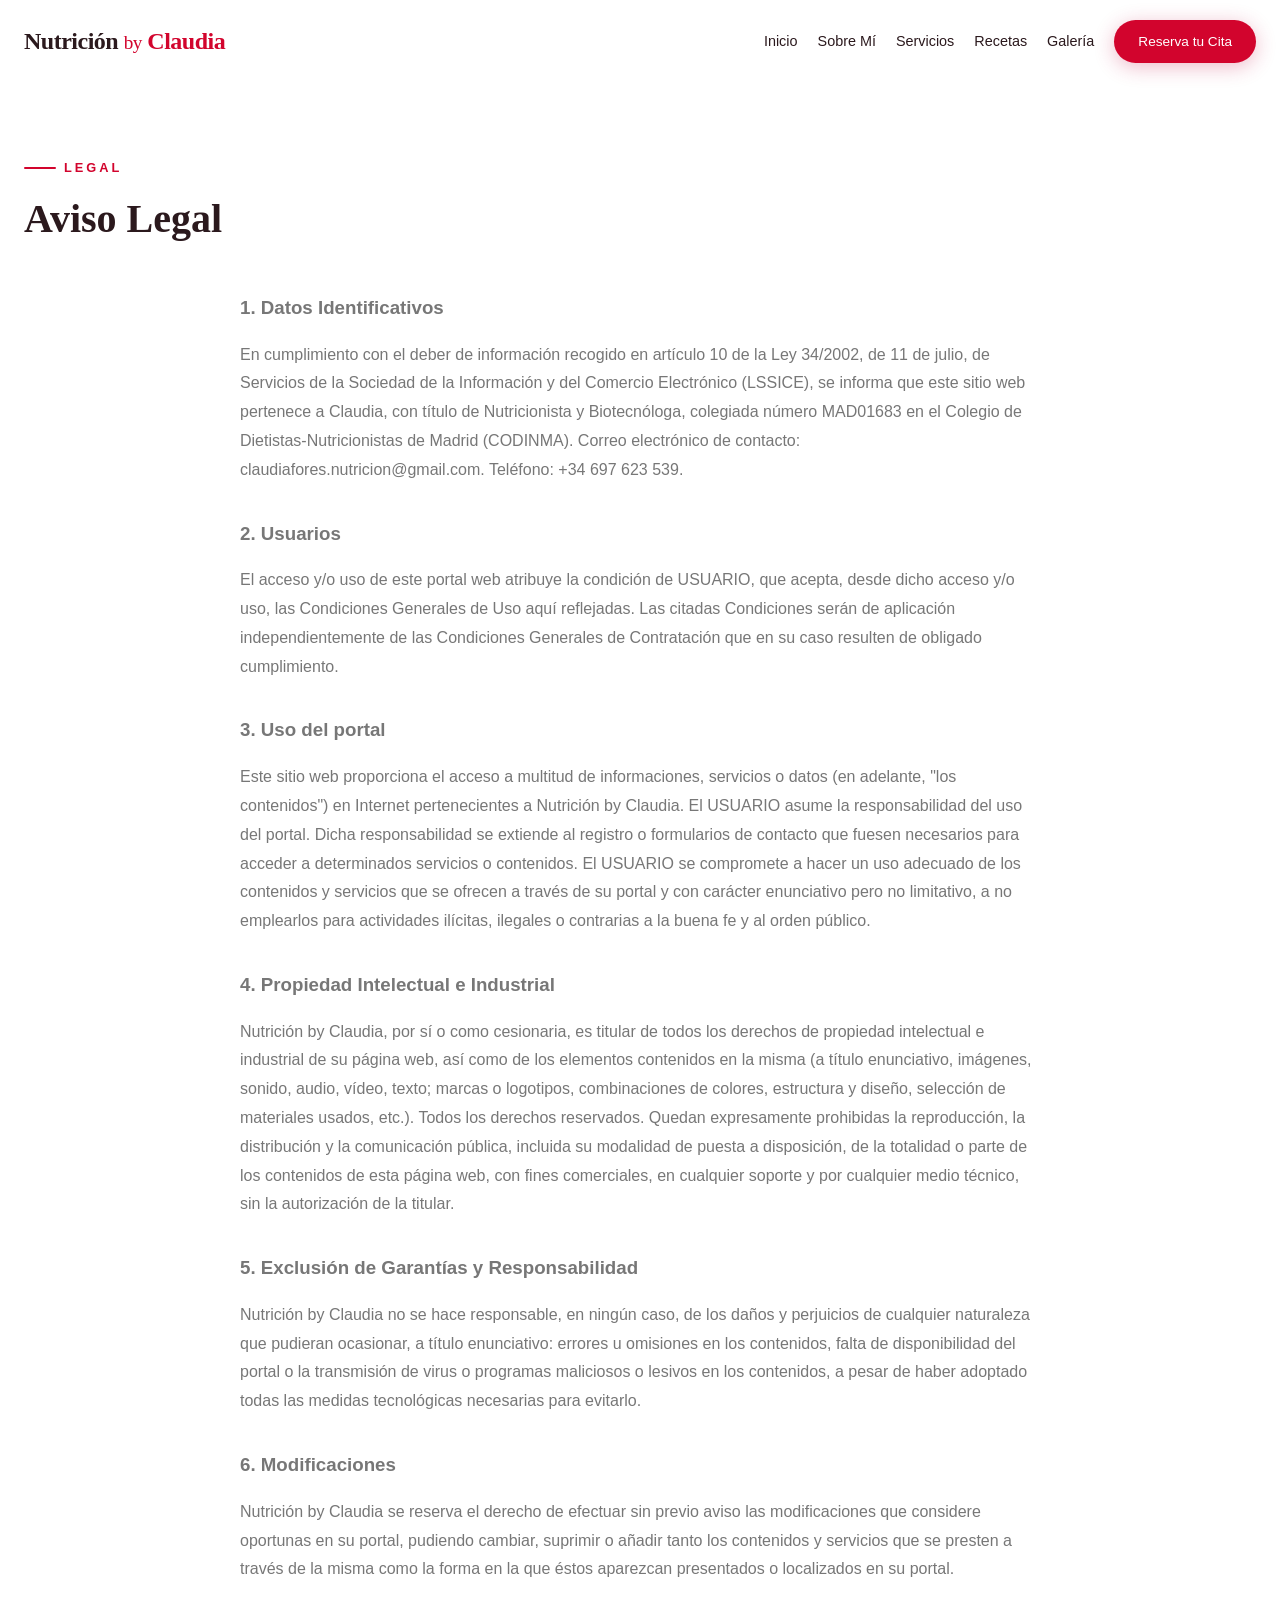
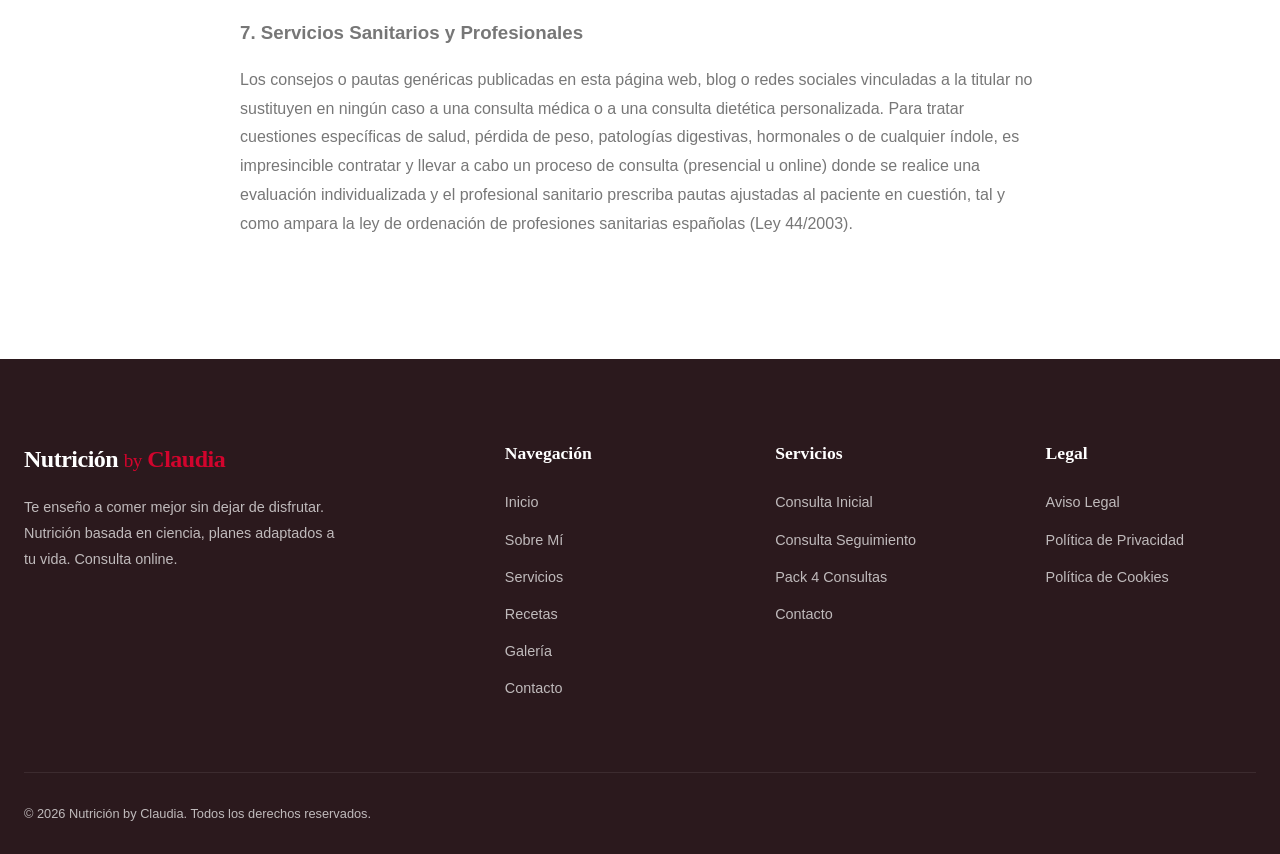
<file: aviso-legal.html>
<!DOCTYPE html>
<html lang="es">

<head>
    <!-- Google tag (gtag.js) -->
    <script async src="https://www.googletagmanager.com/gtag/js?id=G-HJ1XLX9EPL"></script>
    <script>
      window.dataLayer = window.dataLayer || [];
      function gtag(){dataLayer.push(arguments);}
      gtag('js', new Date());
      gtag('config', 'G-HJ1XLX9EPL');
    </script>
    <meta charset="UTF-8">
    <meta name="viewport" content="width=device-width, initial-scale=1.0">
    <title>Aviso Legal — Nutrición by Claudia</title>
    <meta name="description" content="Aviso legal e información legal de Nutrición by Claudia. Datos del titular y condiciones de uso del sitio web.">
    <link rel="stylesheet" href="styles.css">
    <link rel="icon"
        href="data:image/svg+xml,<svg xmlns='http://www.w3.org/2000/svg' viewBox='0 0 100 100'><text y='.9em' font-size='90'>🍒</text></svg>">
</head>

<body>

    <!-- ========== NAVIGATION ========== -->
    <nav class="navbar" id="navbar">
        <div class="container">
            <a href="index.html#inicio" class="nav-logo">
                Nutrición <span class="by">by</span> <span>Claudia</span>
            </a>
            <div class="nav-links" id="navLinks">
                <a href="index.html#inicio">Inicio</a>
                <a href="index.html#sobre-mi">Sobre Mí</a>
                <a href="index.html#servicios">Servicios</a>
                <a href="index.html#recetas">Recetas</a>
                <a href="index.html#galeria">Galería</a>
                <a href="index.html#contacto" class="btn btn-primary">Reserva tu Cita</a>
            </div>
            <button class="nav-toggle" id="navToggle" aria-label="Menú de navegación">
                <span></span><span></span><span></span>
            </button>
        </div>
        <div class="nav-overlay" id="navOverlay"></div>
    </nav>

    <!-- ========== LEGAL CONTENT ========== -->
    <section class="section" style="padding-top: 150px; min-height: 70vh;">
        <div class="container">
            <div class="services-header" style="text-align: left; margin-bottom: 3rem;">
                <span class="section-label reveal">Legal</span>
                <h1 class="section-title reveal reveal-delay-1" style="font-size: 2.5rem;">Aviso Legal</h1>
            </div>

            <div class="legal-text reveal reveal-delay-2"
                style="max-width: 800px; margin: 0 auto; line-height: 1.8; color: var(--text-muted);">
                <h3 style="color: var(--text); margin-top: 2rem; margin-bottom: 1rem;">1. Datos Identificativos</h3>
                <p>En cumplimiento con el deber de información recogido en artículo 10 de la Ley 34/2002, de 11 de
                    julio, de Servicios de la Sociedad de la Información y del Comercio Electrónico (LSSICE), se informa
                    que este sitio web pertenece a Claudia, con título de Nutricionista y Biotecnóloga, colegiada número
                    MAD01683 en el Colegio de Dietistas-Nutricionistas de Madrid (CODINMA). Correo electrónico de
                    contacto: claudiafores.nutricion@gmail.com. Teléfono: +34 697 623 539.</p>

                <h3 style="color: var(--text); margin-top: 2rem; margin-bottom: 1rem;">2. Usuarios</h3>
                <p>El acceso y/o uso de este portal web atribuye la condición de USUARIO, que acepta, desde dicho acceso
                    y/o uso, las Condiciones Generales de Uso aquí reflejadas. Las citadas Condiciones serán de
                    aplicación independientemente de las Condiciones Generales de Contratación que en su caso resulten
                    de obligado cumplimiento.</p>

                <h3 style="color: var(--text); margin-top: 2rem; margin-bottom: 1rem;">3. Uso del portal</h3>
                <p>Este sitio web proporciona el acceso a multitud de informaciones, servicios o datos (en adelante,
                    "los contenidos") en Internet pertenecientes a Nutrición by Claudia. El USUARIO asume la
                    responsabilidad del uso del portal. Dicha responsabilidad se extiende al registro o formularios de
                    contacto que fuesen necesarios para acceder a determinados servicios o contenidos. El USUARIO se
                    compromete a hacer un uso adecuado de los contenidos y servicios que se ofrecen a través de su
                    portal y con carácter enunciativo pero no limitativo, a no emplearlos para actividades ilícitas,
                    ilegales o contrarias a la buena fe y al orden público.</p>

                <h3 style="color: var(--text); margin-top: 2rem; margin-bottom: 1rem;">4. Propiedad Intelectual e
                    Industrial</h3>
                <p>Nutrición by Claudia, por sí o como cesionaria, es titular de todos los derechos de propiedad
                    intelectual e industrial de su página web, así como de los elementos contenidos en la misma (a
                    título enunciativo, imágenes, sonido, audio, vídeo, texto; marcas o logotipos, combinaciones de
                    colores, estructura y diseño, selección de materiales usados, etc.). Todos los derechos reservados.
                    Quedan expresamente prohibidas la reproducción, la distribución y la comunicación pública, incluida
                    su modalidad de puesta a disposición, de la totalidad o parte de los contenidos de esta página web,
                    con fines comerciales, en cualquier soporte y por cualquier medio técnico, sin la autorización de la
                    titular.</p>

                <h3 style="color: var(--text); margin-top: 2rem; margin-bottom: 1rem;">5. Exclusión de Garantías y
                    Responsabilidad</h3>
                <p>Nutrición by Claudia no se hace responsable, en ningún caso, de los daños y perjuicios de cualquier
                    naturaleza que pudieran ocasionar, a título enunciativo: errores u omisiones en los contenidos,
                    falta de disponibilidad del portal o la transmisión de virus o programas maliciosos o lesivos en los
                    contenidos, a pesar de haber adoptado todas las medidas tecnológicas necesarias para evitarlo.</p>

                <h3 style="color: var(--text); margin-top: 2rem; margin-bottom: 1rem;">6. Modificaciones</h3>
                <p>Nutrición by Claudia se reserva el derecho de efectuar sin previo aviso las modificaciones que
                    considere oportunas en su portal, pudiendo cambiar, suprimir o añadir tanto los contenidos y
                    servicios que se presten a través de la misma como la forma en la que éstos aparezcan presentados o
                    localizados en su portal.</p>

                <h3 style="color: var(--text); margin-top: 2rem; margin-bottom: 1rem;">7. Servicios Sanitarios y
                    Profesionales</h3>
                <p>Los consejos o pautas genéricas publicadas en esta página web, blog o redes sociales vinculadas a la
                    titular no sustituyen en ningún caso a una consulta médica o a una consulta dietética personalizada.
                    Para tratar cuestiones específicas de salud, pérdida de peso, patologías digestivas, hormonales o de
                    cualquier índole, es impresincible contratar y llevar a cabo un proceso de consulta (presencial u
                    online) donde se realice una evaluación individualizada y el profesional sanitario prescriba pautas
                    ajustadas al paciente en cuestión, tal y como ampara la ley de ordenación de profesiones sanitarias
                    españolas (Ley 44/2003).</p>
            </div>
        </div>
    </section>

    <!-- ========== FOOTER ========== -->
    <footer class="footer">
        <div class="container">
            <div class="footer-content">
                <div class="footer-brand">
                    <a href="index.html#inicio" class="nav-logo">
                        Nutrición <span class="by">by</span> <span>Claudia</span>
                    </a>
                    <p>Te enseño a comer mejor sin dejar de disfrutar. Nutrición basada en ciencia, planes adaptados a
                        tu vida. Consulta online.</p>
                </div>
                <div class="footer-column">
                    <h4>Navegación</h4>
                    <ul>
                        <li><a href="index.html#inicio">Inicio</a></li>
                        <li><a href="index.html#sobre-mi">Sobre Mí</a></li>
                        <li><a href="index.html#servicios">Servicios</a></li>
                        <li><a href="index.html#recetas">Recetas</a></li>
                        <li><a href="index.html#galeria">Galería</a></li>
                        <li><a href="index.html#contacto">Contacto</a></li>
                    </ul>
                </div>
                <div class="footer-column">
                    <h4>Servicios</h4>
                    <ul>
                        <li><a href="consulta-inicial.html">Consulta Inicial</a></li>
                        <li><a href="consulta-seguimiento.html">Consulta Seguimiento</a></li>
                        <li><a href="pack-4-consultas.html">Pack 4 Consultas</a></li>
                        <li><a href="index.html#contacto">Contacto</a></li>
                    </ul>
                </div>
                <div class="footer-column">
                    <h4>Legal</h4>
                    <ul>
                        <li><a href="aviso-legal.html">Aviso Legal</a></li>
                        <li><a href="politica-privacidad.html">Política de Privacidad</a></li>
                        <li><a href="politica-cookies.html">Política de Cookies</a></li>
                    </ul>
                </div>
            </div>
            <div class="footer-bottom">
                <p>© 2026 Nutrición by Claudia. Todos los derechos reservados.</p>
            </div>
        </div>
    </footer>

    <script>
        document.addEventListener('DOMContentLoaded', () => {
            const navToggle = document.getElementById('navToggle');
            const navLinks = document.getElementById('navLinks');
            const navOverlay = document.getElementById('navOverlay');
            const navbar = document.getElementById('navbar');

            function toggleMenu() {
                navToggle.classList.toggle('active');
                navLinks.classList.toggle('active');
                navOverlay.classList.toggle('active');
                document.body.style.overflow = navLinks.classList.contains('active') ? 'hidden' : '';
            }

            navToggle.addEventListener('click', toggleMenu);
            navOverlay.addEventListener('click', toggleMenu);

            navLinks.querySelectorAll('a').forEach(link => {
                link.addEventListener('click', () => {
                    if (navLinks.classList.contains('active')) toggleMenu();
                });
            });

            window.addEventListener('scroll', () => {
                if (window.scrollY > 50) {
                    navbar.classList.add('scrolled');
                } else {
                    navbar.classList.remove('scrolled');
                }
            });

            const reveals = document.querySelectorAll('.reveal');
            setTimeout(() => {
                reveals.forEach(r => r.classList.add('visible'));
            }, 100);
        });
    </script>
</body>

</html>
</file>
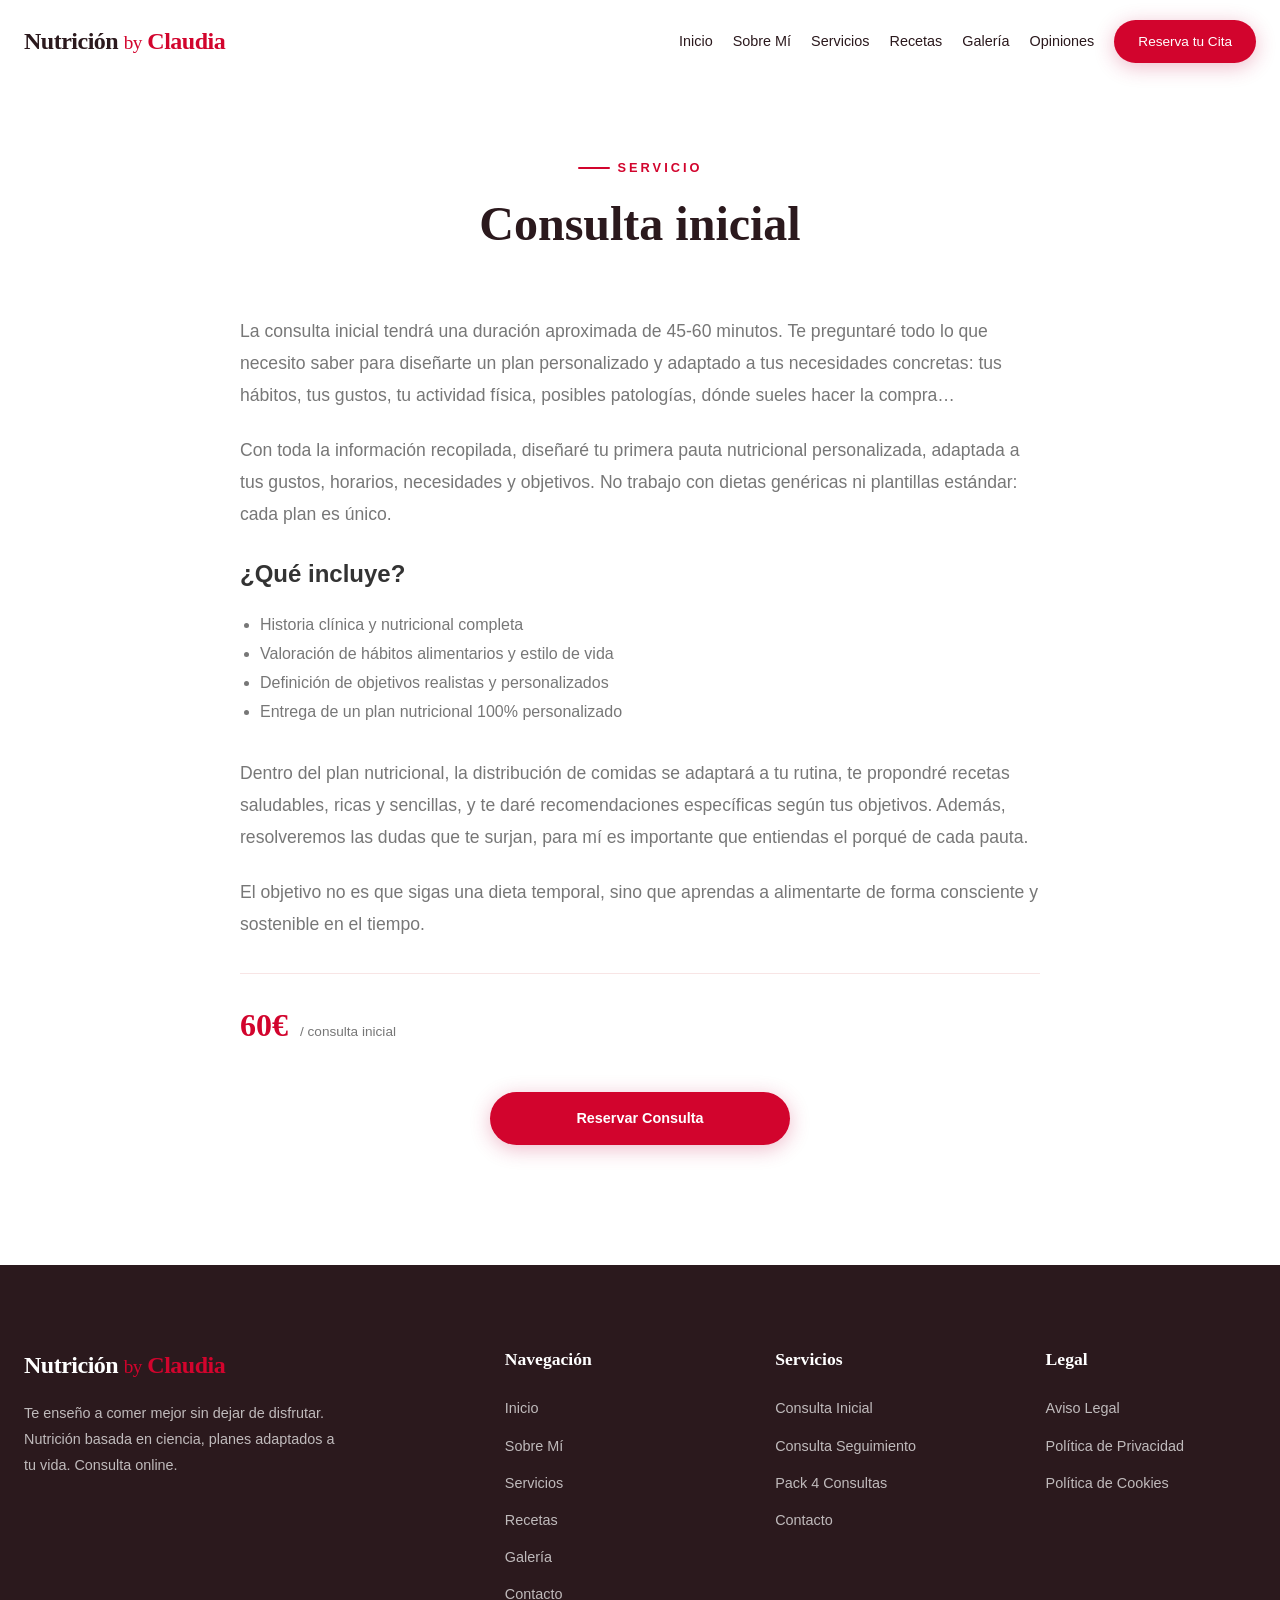
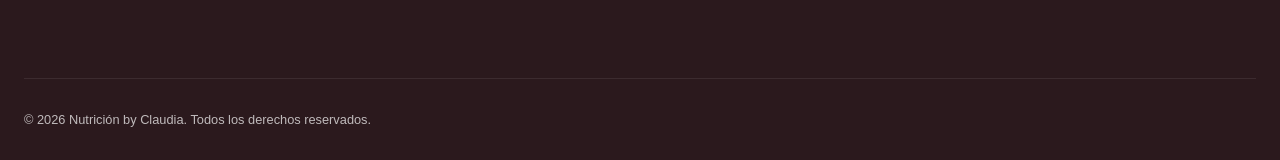
<file: consulta-inicial.html>
<!DOCTYPE html>
<html lang="es">

<head>
    <!-- Google tag (gtag.js) -->
    <script async src="https://www.googletagmanager.com/gtag/js?id=G-HJ1XLX9EPL"></script>
    <script>
      window.dataLayer = window.dataLayer || [];
      function gtag(){dataLayer.push(arguments);}
      gtag('js', new Date());
      gtag('config', 'G-HJ1XLX9EPL');
    </script>
    <meta charset="UTF-8">
    <meta name="viewport" content="width=device-width, initial-scale=1.0">
    <title>Consulta Inicial 60€ — Nutricionista Online | Nutrición by Claudia</title>
    <meta name="description" content="Primera consulta con la nutricionista Claudia: plan personalizado, historia clínica y objetivos. 60€. Reserva tu cita online.">
    <meta name="keywords" content="consulta nutricionista inicial, primera consulta nutrición, plan nutricional personalizado">
    <link rel="stylesheet" href="styles.css">
    <link rel="icon"
        href="data:image/svg+xml,<svg xmlns='http://www.w3.org/2000/svg' viewBox='0 0 100 100'><text y='.9em' font-size='90'>🍒</text></svg>">
</head>

<body>

    <!-- ========== NAVIGATION ========== -->
    <nav class="navbar" id="navbar">
        <div class="container">
            <a href="index.html#inicio" class="nav-logo">
                Nutrición <span class="by">by</span> <span>Claudia</span>
            </a>
            <div class="nav-links" id="navLinks">
                <a href="index.html#inicio">Inicio</a>
                <a href="index.html#sobre-mi">Sobre Mí</a>
                <a href="index.html#servicios">Servicios</a>
                <a href="index.html#recetas">Recetas</a>
                <a href="index.html#galeria">Galería</a>
                <a href="index.html#testimonios">Opiniones</a>
                <a href="index.html#contacto" class="btn btn-primary">Reserva tu Cita</a>
            </div>
            <button class="nav-toggle" id="navToggle" aria-label="Menú de navegación">
                <span></span><span></span><span></span>
            </button>
        </div>
        <div class="nav-overlay" id="navOverlay"></div>
    </nav>

    <!-- ========== SERVICE DETAIL ========== -->
    <section class="section" style="padding-top: 150px; min-height: 70vh;">
        <div class="container">
            <div class="services-header">
                <span class="section-label reveal">Servicio</span>
                <h1 class="section-title reveal reveal-delay-1">Consulta inicial</h1>
            </div>

            <div class="about-content reveal reveal-delay-2"
                style="max-width: 800px; margin: 0 auto; text-align: left;">
                <p style="font-size: 1.1rem; line-height: 1.8; color: var(--text-muted); margin-bottom: 24px;">
                    La consulta inicial tendrá una duración aproximada de 45-60 minutos. Te preguntaré todo lo que
                    necesito saber para diseñarte un plan personalizado y adaptado a tus necesidades concretas: tus
                    hábitos, tus gustos, tu actividad física, posibles patologías, dónde sueles hacer la compra…
                </p>

                <p style="font-size: 1.1rem; line-height: 1.8; color: var(--text-muted); margin-bottom: 24px;">
                    Con toda la información recopilada, diseñaré tu primera pauta nutricional personalizada, adaptada a
                    tus gustos, horarios, necesidades y objetivos. No trabajo con dietas genéricas ni plantillas
                    estándar: cada plan es único.
                </p>

                <h3 style="font-size: 1.5rem; margin-bottom: 16px; color: var(--text);">¿Qué incluye?</h3>
                <ul
                    style="list-style-type: disc; margin-left: 20px; color: var(--text-muted); line-height: 1.8; margin-bottom: 32px;">
                    <li>Historia clínica y nutricional completa</li>
                    <li>Valoración de hábitos alimentarios y estilo de vida</li>
                    <li>Definición de objetivos realistas y personalizados</li>
                    <li>Entrega de un plan nutricional 100% personalizado</li>
                </ul>

                <p style="font-size: 1.1rem; line-height: 1.8; color: var(--text-muted); margin-bottom: 24px;">
                    Dentro del plan nutricional, la distribución de comidas se adaptará a tu rutina, te propondré
                    recetas saludables, ricas y sencillas, y te daré recomendaciones específicas según tus objetivos.
                    Además, resolveremos las dudas que te surjan, para mí es importante que entiendas el porqué de cada
                    pauta.
                </p>

                <p style="font-size: 1.1rem; line-height: 1.8; color: var(--text-muted); margin-bottom: 32px;">
                    El objetivo no es que sigas una dieta temporal, sino que aprendas a alimentarte de forma consciente
                    y sostenible en el tiempo.
                </p>

                <div class="service-price" style="font-size: 1.5rem; margin-bottom: 40px; justify-content: flex-start;">
                    <span class="amount" style="color: var(--cherry); font-weight: 700; font-size: 2rem;">60€</span>
                    <span class="period" style="color: var(--text-muted); margin-left: 8px;">/ consulta inicial</span>
                </div>

                <div style="text-align: center;">
                    <a href="index.html#contacto" class="btn btn-primary"
                        style="display: inline-flex; width: 100%; max-width: 300px; justify-content: center;">
                        Reservar Consulta
                    </a>
                </div>
            </div>
        </div>
    </section>

    <!-- ========== FOOTER ========== -->
    <footer class="footer">
        <div class="container">
            <div class="footer-content">
                <div class="footer-brand">
                    <a href="index.html#inicio" class="nav-logo">
                        Nutrición <span class="by">by</span> <span>Claudia</span>
                    </a>
                    <p>Te enseño a comer mejor sin dejar de disfrutar. Nutrición basada en ciencia, planes adaptados a
                        tu vida. Consulta online.</p>
                </div>
                <div class="footer-column">
                    <h4>Navegación</h4>
                    <ul>
                        <li><a href="index.html#inicio">Inicio</a></li>
                        <li><a href="index.html#sobre-mi">Sobre Mí</a></li>
                        <li><a href="index.html#servicios">Servicios</a></li>
                        <li><a href="index.html#recetas">Recetas</a></li>
                        <li><a href="index.html#galeria">Galería</a></li>
                        <li><a href="index.html#contacto">Contacto</a></li>
                    </ul>
                </div>
                <div class="footer-column">
                    <h4>Servicios</h4>
                    <ul>
                        <li><a href="consulta-inicial.html">Consulta Inicial</a></li>
                        <li><a href="consulta-seguimiento.html">Consulta Seguimiento</a></li>
                        <li><a href="pack-4-consultas.html">Pack 4 Consultas</a></li>
                        <li><a href="index.html#contacto">Contacto</a></li>
                    </ul>
                </div>
                <div class="footer-column">
                    <h4>Legal</h4>
                    <ul>
                        <li><a href="aviso-legal.html">Aviso Legal</a></li>
                        <li><a href="politica-privacidad.html">Política de Privacidad</a></li>
                        <li><a href="politica-cookies.html">Política de Cookies</a></li>
                    </ul>
                </div>
            </div>
            <div class="footer-bottom">
                <p>© 2026 Nutrición by Claudia. Todos los derechos reservados.</p>
            </div>
        </div>
    </footer>

    <script>
        document.addEventListener('DOMContentLoaded', () => {
            const navToggle = document.getElementById('navToggle');
            const navLinks = document.getElementById('navLinks');
            const navOverlay = document.getElementById('navOverlay');
            const navbar = document.getElementById('navbar');

            function toggleMenu() {
                navToggle.classList.toggle('active');
                navLinks.classList.toggle('active');
                navOverlay.classList.toggle('active');
                document.body.style.overflow = navLinks.classList.contains('active') ? 'hidden' : '';
            }

            navToggle.addEventListener('click', toggleMenu);
            navOverlay.addEventListener('click', toggleMenu);

            navLinks.querySelectorAll('a').forEach(link => {
                link.addEventListener('click', () => {
                    if (navLinks.classList.contains('active')) toggleMenu();
                });
            });

            window.addEventListener('scroll', () => {
                if (window.scrollY > 50) {
                    navbar.classList.add('scrolled');
                } else {
                    navbar.classList.remove('scrolled');
                }
            });

            const reveals = document.querySelectorAll('.reveal');
            setTimeout(() => {
                reveals.forEach(r => r.classList.add('visible'));
            }, 100);
        });
    </script>
</body>

</html>
</file>
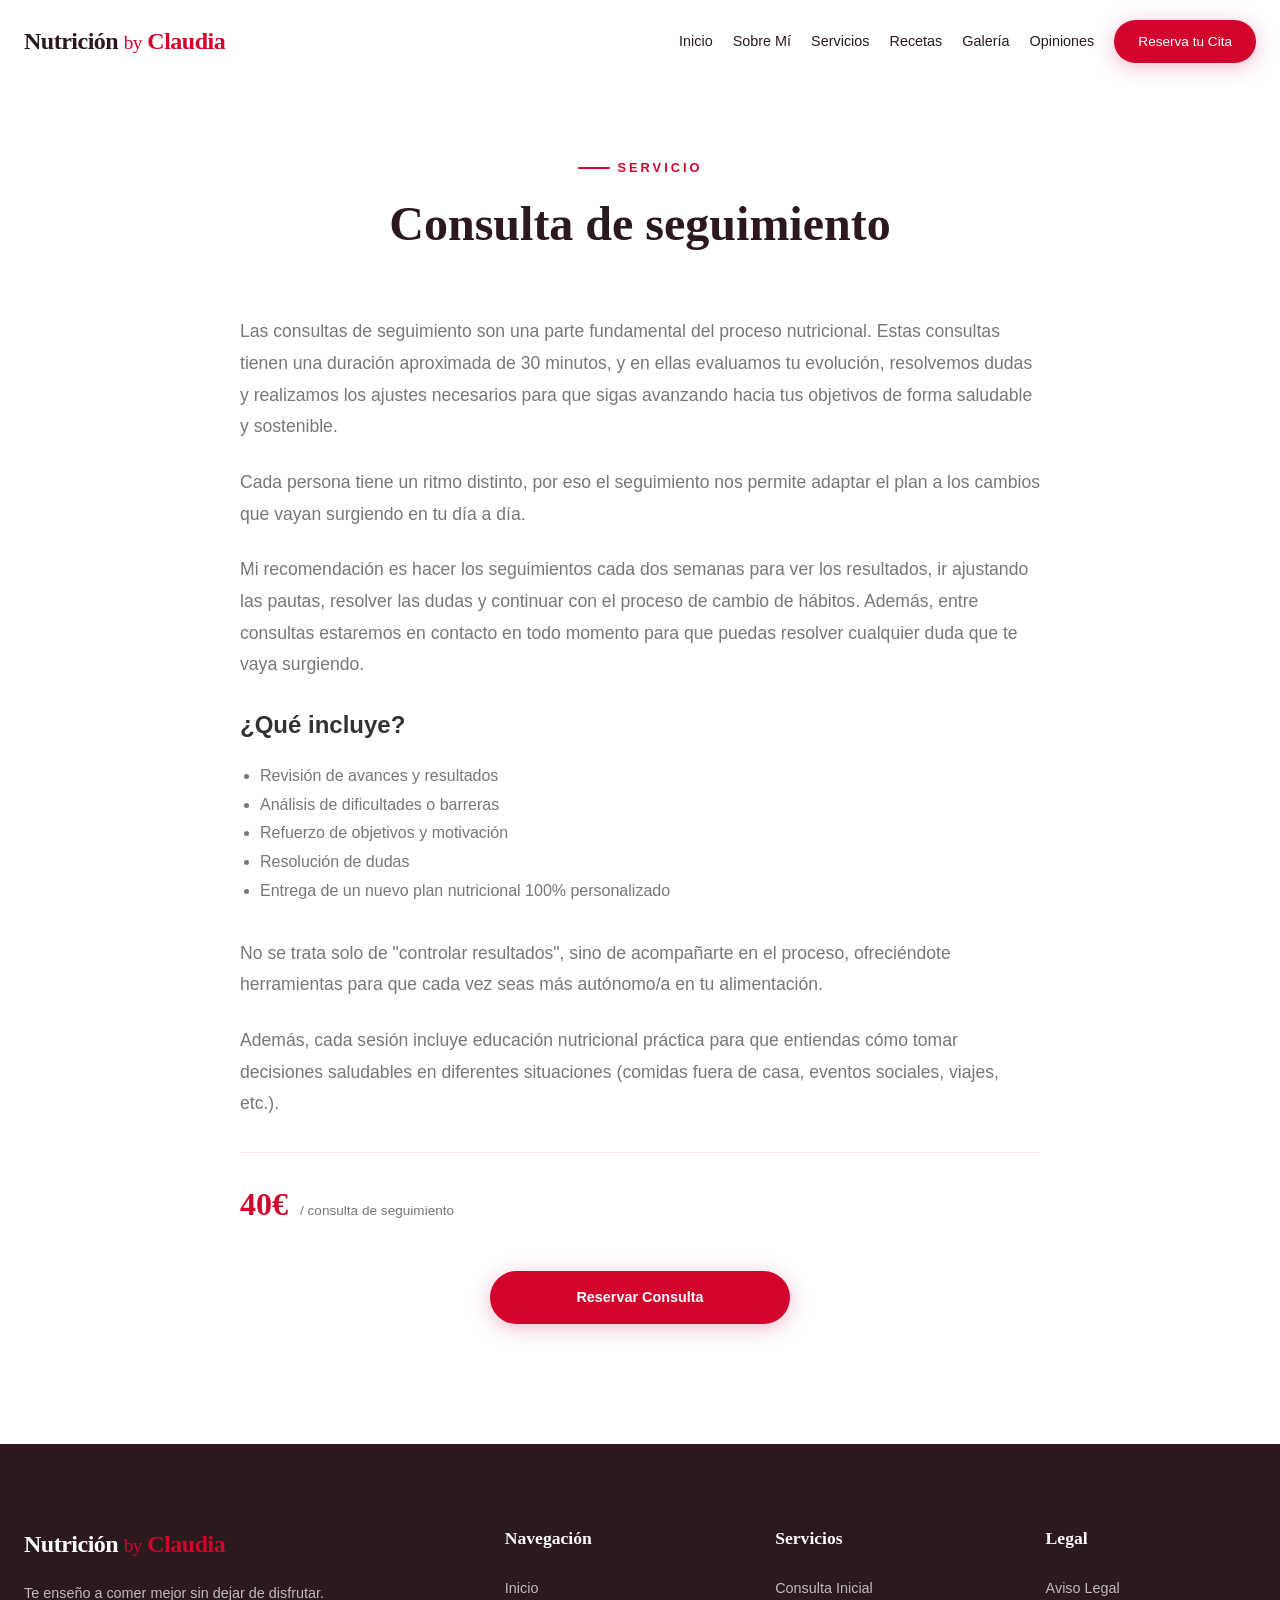
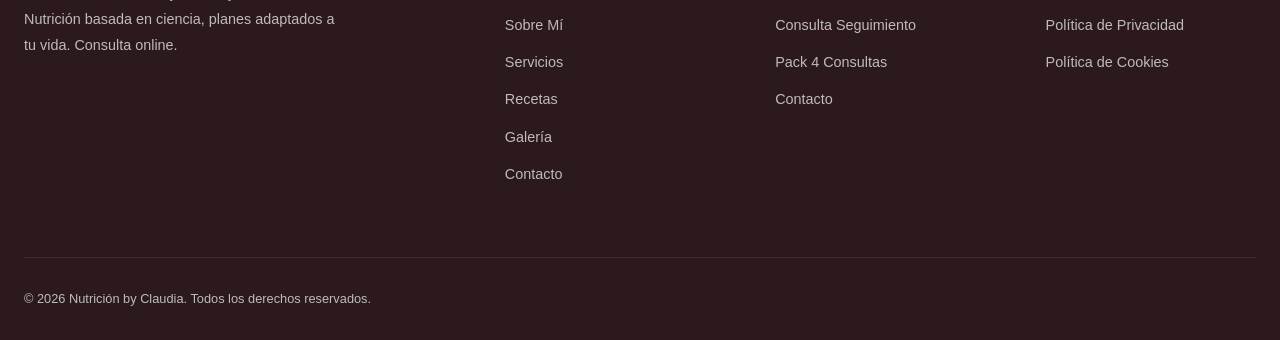
<file: consulta-seguimiento.html>
<!DOCTYPE html>
<html lang="es">

<head>
    <!-- Google tag (gtag.js) -->
    <script async src="https://www.googletagmanager.com/gtag/js?id=G-HJ1XLX9EPL"></script>
    <script>
      window.dataLayer = window.dataLayer || [];
      function gtag(){dataLayer.push(arguments);}
      gtag('js', new Date());
      gtag('config', 'G-HJ1XLX9EPL');
    </script>
    <meta charset="UTF-8">
    <meta name="viewport" content="width=device-width, initial-scale=1.0">
    <title>Consulta de Seguimiento 40€ — Nutricionista Online | Nutrición by Claudia</title>
    <meta name="description" content="Seguimiento nutricional con Claudia: revisión de avances, ajuste del plan y resolución de dudas. 40€ por consulta. Online.">
    <meta name="keywords" content="consulta seguimiento nutricionista, revisión nutricional, nutricionista online">
    <link rel="stylesheet" href="styles.css">
    <link rel="icon"
        href="data:image/svg+xml,<svg xmlns='http://www.w3.org/2000/svg' viewBox='0 0 100 100'><text y='.9em' font-size='90'>🍒</text></svg>">
</head>

<body>

    <!-- ========== NAVIGATION ========== -->
    <nav class="navbar" id="navbar">
        <div class="container">
            <a href="index.html#inicio" class="nav-logo">
                Nutrición <span class="by">by</span> <span>Claudia</span>
            </a>
            <div class="nav-links" id="navLinks">
                <a href="index.html#inicio">Inicio</a>
                <a href="index.html#sobre-mi">Sobre Mí</a>
                <a href="index.html#servicios">Servicios</a>
                <a href="index.html#recetas">Recetas</a>
                <a href="index.html#galeria">Galería</a>
                <a href="index.html#testimonios">Opiniones</a>
                <a href="index.html#contacto" class="btn btn-primary">Reserva tu Cita</a>
            </div>
            <button class="nav-toggle" id="navToggle" aria-label="Menú de navegación">
                <span></span><span></span><span></span>
            </button>
        </div>
        <div class="nav-overlay" id="navOverlay"></div>
    </nav>

    <!-- ========== SERVICE DETAIL ========== -->
    <section class="section" style="padding-top: 150px; min-height: 70vh;">
        <div class="container">
            <div class="services-header">
                <span class="section-label reveal">Servicio</span>
                <h1 class="section-title reveal reveal-delay-1">Consulta de seguimiento</h1>
            </div>

            <div class="about-content reveal reveal-delay-2"
                style="max-width: 800px; margin: 0 auto; text-align: left;">
                <p style="font-size: 1.1rem; line-height: 1.8; color: var(--text-muted); margin-bottom: 24px;">
                    Las consultas de seguimiento son una parte fundamental del proceso nutricional. Estas consultas
                    tienen una duración aproximada de 30 minutos, y en ellas evaluamos tu evolución, resolvemos dudas y
                    realizamos los ajustes necesarios para que sigas avanzando hacia tus objetivos de forma saludable y
                    sostenible.
                </p>

                <p style="font-size: 1.1rem; line-height: 1.8; color: var(--text-muted); margin-bottom: 24px;">
                    Cada persona tiene un ritmo distinto, por eso el seguimiento nos permite adaptar el plan a los
                    cambios que vayan surgiendo en tu día a día.
                </p>

                <p style="font-size: 1.1rem; line-height: 1.8; color: var(--text-muted); margin-bottom: 24px;">
                    Mi recomendación es hacer los seguimientos cada dos semanas para ver los resultados, ir ajustando
                    las pautas, resolver las dudas y continuar con el proceso de cambio de hábitos. Además, entre
                    consultas estaremos en contacto en todo momento para que puedas resolver cualquier duda que te vaya
                    surgiendo.
                </p>

                <h3 style="font-size: 1.5rem; margin-bottom: 16px; color: var(--text);">¿Qué incluye?</h3>
                <ul
                    style="list-style-type: disc; margin-left: 20px; color: var(--text-muted); line-height: 1.8; margin-bottom: 32px;">
                    <li>Revisión de avances y resultados</li>
                    <li>Análisis de dificultades o barreras</li>
                    <li>Refuerzo de objetivos y motivación</li>
                    <li>Resolución de dudas</li>
                    <li>Entrega de un nuevo plan nutricional 100% personalizado</li>
                </ul>

                <p style="font-size: 1.1rem; line-height: 1.8; color: var(--text-muted); margin-bottom: 24px;">
                    No se trata solo de "controlar resultados", sino de acompañarte en el proceso, ofreciéndote
                    herramientas para que cada vez seas más autónomo/a en tu alimentación.
                </p>

                <p style="font-size: 1.1rem; line-height: 1.8; color: var(--text-muted); margin-bottom: 32px;">
                    Además, cada sesión incluye educación nutricional práctica para que entiendas cómo tomar decisiones
                    saludables en diferentes situaciones (comidas fuera de casa, eventos sociales, viajes, etc.).
                </p>

                <div class="service-price" style="font-size: 1.5rem; margin-bottom: 40px; justify-content: flex-start;">
                    <span class="amount" style="color: var(--cherry); font-weight: 700; font-size: 2rem;">40€</span>
                    <span class="period" style="color: var(--text-muted); margin-left: 8px;">/ consulta de
                        seguimiento</span>
                </div>

                <div style="text-align: center;">
                    <a href="index.html#contacto" class="btn btn-primary"
                        style="display: inline-flex; width: 100%; max-width: 300px; justify-content: center;">
                        Reservar Consulta
                    </a>
                </div>
            </div>
        </div>
    </section>

    <!-- ========== FOOTER ========== -->
    <footer class="footer">
        <div class="container">
            <div class="footer-content">
                <div class="footer-brand">
                    <a href="index.html#inicio" class="nav-logo">
                        Nutrición <span class="by">by</span> <span>Claudia</span>
                    </a>
                    <p>Te enseño a comer mejor sin dejar de disfrutar. Nutrición basada en ciencia, planes adaptados a
                        tu vida. Consulta online.</p>
                </div>
                <div class="footer-column">
                    <h4>Navegación</h4>
                    <ul>
                        <li><a href="index.html#inicio">Inicio</a></li>
                        <li><a href="index.html#sobre-mi">Sobre Mí</a></li>
                        <li><a href="index.html#servicios">Servicios</a></li>
                        <li><a href="index.html#recetas">Recetas</a></li>
                        <li><a href="index.html#galeria">Galería</a></li>
                        <li><a href="index.html#contacto">Contacto</a></li>
                    </ul>
                </div>
                <div class="footer-column">
                    <h4>Servicios</h4>
                    <ul>
                        <li><a href="consulta-inicial.html">Consulta Inicial</a></li>
                        <li><a href="consulta-seguimiento.html">Consulta Seguimiento</a></li>
                        <li><a href="pack-4-consultas.html">Pack 4 Consultas</a></li>
                        <li><a href="index.html#contacto">Contacto</a></li>
                    </ul>
                </div>
                <div class="footer-column">
                    <h4>Legal</h4>
                    <ul>
                        <li><a href="aviso-legal.html">Aviso Legal</a></li>
                        <li><a href="politica-privacidad.html">Política de Privacidad</a></li>
                        <li><a href="politica-cookies.html">Política de Cookies</a></li>
                    </ul>
                </div>
            </div>
            <div class="footer-bottom">
                <p>© 2026 Nutrición by Claudia. Todos los derechos reservados.</p>
            </div>
        </div>
    </footer>

    <script>
        document.addEventListener('DOMContentLoaded', () => {
            const navToggle = document.getElementById('navToggle');
            const navLinks = document.getElementById('navLinks');
            const navOverlay = document.getElementById('navOverlay');
            const navbar = document.getElementById('navbar');

            function toggleMenu() {
                navToggle.classList.toggle('active');
                navLinks.classList.toggle('active');
                navOverlay.classList.toggle('active');
                document.body.style.overflow = navLinks.classList.contains('active') ? 'hidden' : '';
            }

            navToggle.addEventListener('click', toggleMenu);
            navOverlay.addEventListener('click', toggleMenu);

            navLinks.querySelectorAll('a').forEach(link => {
                link.addEventListener('click', () => {
                    if (navLinks.classList.contains('active')) toggleMenu();
                });
            });

            window.addEventListener('scroll', () => {
                if (window.scrollY > 50) {
                    navbar.classList.add('scrolled');
                } else {
                    navbar.classList.remove('scrolled');
                }
            });

            const reveals = document.querySelectorAll('.reveal');
            setTimeout(() => {
                reveals.forEach(r => r.classList.add('visible'));
            }, 100);
        });
    </script>
</body>

</html>
</file>
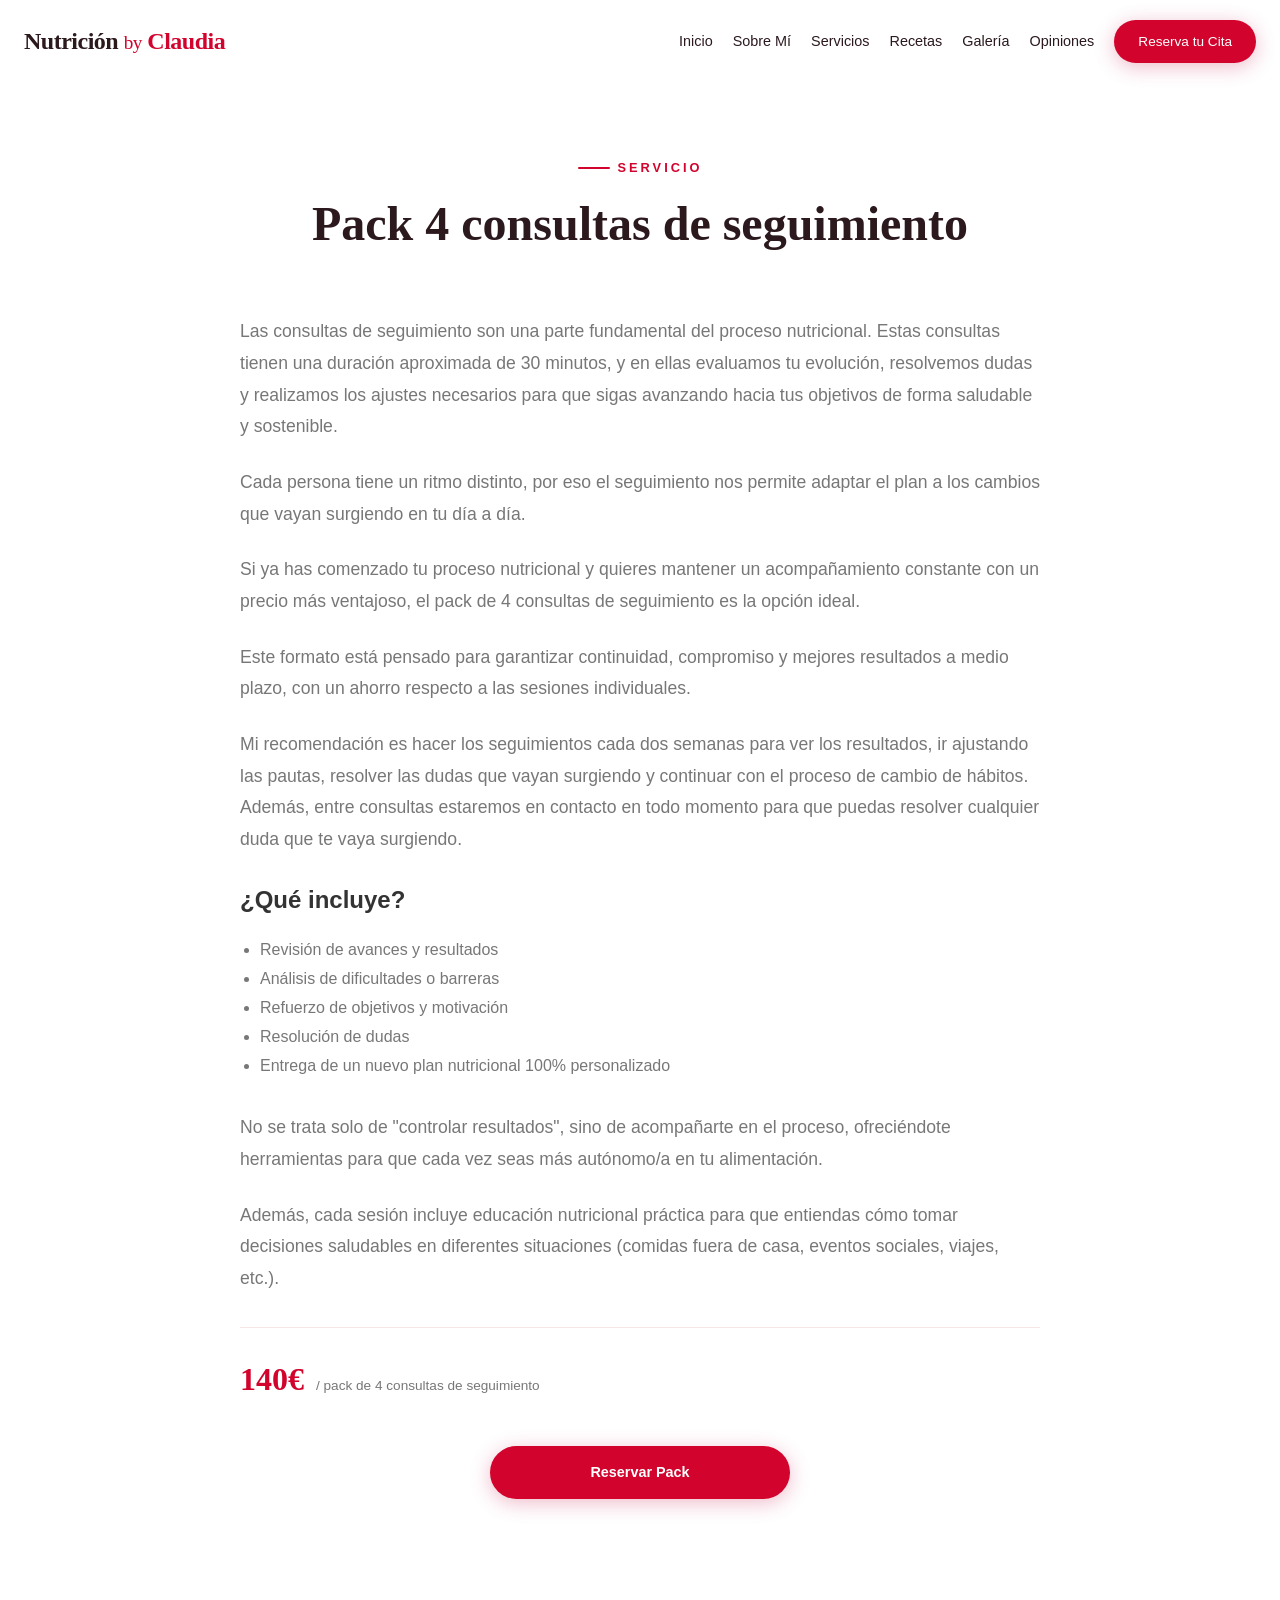
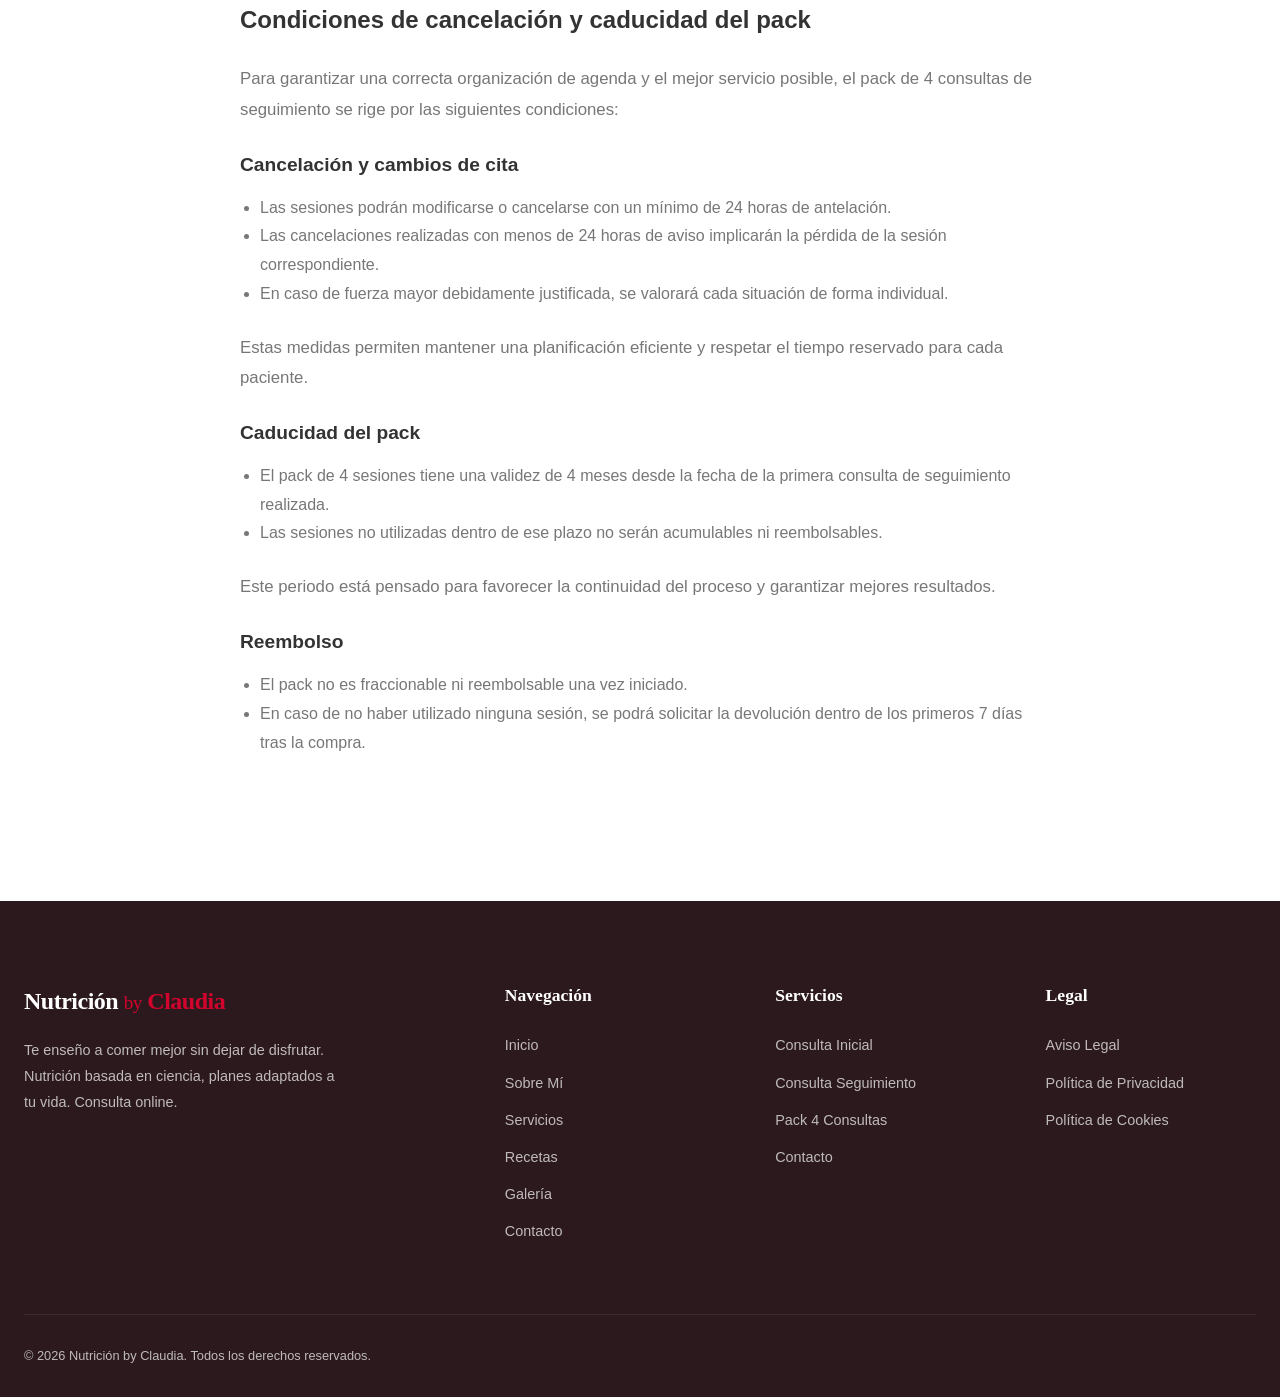
<file: pack-4-consultas.html>
<!DOCTYPE html>
<html lang="es">

<head>
    <!-- Google tag (gtag.js) -->
    <script async src="https://www.googletagmanager.com/gtag/js?id=G-HJ1XLX9EPL"></script>
    <script>
      window.dataLayer = window.dataLayer || [];
      function gtag(){dataLayer.push(arguments);}
      gtag('js', new Date());
      gtag('config', 'G-HJ1XLX9EPL');
    </script>
    <meta charset="UTF-8">
    <meta name="viewport" content="width=device-width, initial-scale=1.0">
    <title>Pack 4 Consultas 140€ — Nutricionista Online | Nutrición by Claudia</title>
    <meta name="description" content="Pack de 4 consultas de seguimiento con la nutricionista Claudia. Ahorra y mantén tu plan al día. 140€. Reserva online.">
    <meta name="keywords" content="pack consultas nutricionista, seguimiento nutricional, bono nutricionista">
    <link rel="stylesheet" href="styles.css">
    <link rel="icon"
        href="data:image/svg+xml,<svg xmlns='http://www.w3.org/2000/svg' viewBox='0 0 100 100'><text y='.9em' font-size='90'>🍒</text></svg>">
</head>

<body>

    <!-- ========== NAVIGATION ========== -->
    <nav class="navbar" id="navbar">
        <div class="container">
            <a href="index.html#inicio" class="nav-logo">
                Nutrición <span class="by">by</span> <span>Claudia</span>
            </a>
            <div class="nav-links" id="navLinks">
                <a href="index.html#inicio">Inicio</a>
                <a href="index.html#sobre-mi">Sobre Mí</a>
                <a href="index.html#servicios">Servicios</a>
                <a href="index.html#recetas">Recetas</a>
                <a href="index.html#galeria">Galería</a>
                <a href="index.html#testimonios">Opiniones</a>
                <a href="index.html#contacto" class="btn btn-primary">Reserva tu Cita</a>
            </div>
            <button class="nav-toggle" id="navToggle" aria-label="Menú de navegación">
                <span></span><span></span><span></span>
            </button>
        </div>
        <div class="nav-overlay" id="navOverlay"></div>
    </nav>

    <!-- ========== SERVICE DETAIL ========== -->
    <section class="section" style="padding-top: 150px; min-height: 70vh;">
        <div class="container">
            <div class="services-header">
                <span class="section-label reveal">Servicio</span>
                <h1 class="section-title reveal reveal-delay-1">Pack 4 consultas de seguimiento</h1>
            </div>

            <div class="about-content reveal reveal-delay-2"
                style="max-width: 800px; margin: 0 auto; text-align: left;">
                <p style="font-size: 1.1rem; line-height: 1.8; color: var(--text-muted); margin-bottom: 24px;">
                    Las consultas de seguimiento son una parte fundamental del proceso nutricional. Estas consultas
                    tienen una duración aproximada de 30 minutos, y en ellas evaluamos tu evolución, resolvemos dudas y
                    realizamos los ajustes necesarios para que sigas avanzando hacia tus objetivos de forma saludable y
                    sostenible.
                </p>

                <p style="font-size: 1.1rem; line-height: 1.8; color: var(--text-muted); margin-bottom: 24px;">
                    Cada persona tiene un ritmo distinto, por eso el seguimiento nos permite adaptar el plan a los
                    cambios que vayan surgiendo en tu día a día.
                </p>

                <p style="font-size: 1.1rem; line-height: 1.8; color: var(--text-muted); margin-bottom: 24px;">
                    Si ya has comenzado tu proceso nutricional y quieres mantener un acompañamiento constante con un
                    precio más ventajoso, el pack de 4 consultas de seguimiento es la opción ideal.
                </p>

                <p style="font-size: 1.1rem; line-height: 1.8; color: var(--text-muted); margin-bottom: 24px;">
                    Este formato está pensado para garantizar continuidad, compromiso y mejores resultados a medio
                    plazo, con un ahorro respecto a las sesiones individuales.
                </p>

                <p style="font-size: 1.1rem; line-height: 1.8; color: var(--text-muted); margin-bottom: 24px;">
                    Mi recomendación es hacer los seguimientos cada dos semanas para ver los resultados, ir ajustando
                    las pautas, resolver las dudas que vayan surgiendo y continuar con el proceso de cambio de hábitos.
                    Además, entre consultas estaremos en contacto en todo momento para que puedas resolver cualquier
                    duda que te vaya surgiendo.
                </p>

                <h3 style="font-size: 1.5rem; margin-bottom: 16px; color: var(--text);">¿Qué incluye?</h3>
                <ul
                    style="list-style-type: disc; margin-left: 20px; color: var(--text-muted); line-height: 1.8; margin-bottom: 32px;">
                    <li>Revisión de avances y resultados</li>
                    <li>Análisis de dificultades o barreras</li>
                    <li>Refuerzo de objetivos y motivación</li>
                    <li>Resolución de dudas</li>
                    <li>Entrega de un nuevo plan nutricional 100% personalizado</li>
                </ul>

                <p style="font-size: 1.1rem; line-height: 1.8; color: var(--text-muted); margin-bottom: 24px;">
                    No se trata solo de "controlar resultados", sino de acompañarte en el proceso, ofreciéndote
                    herramientas para que cada vez seas más autónomo/a en tu alimentación.
                </p>

                <p style="font-size: 1.1rem; line-height: 1.8; color: var(--text-muted); margin-bottom: 32px;">
                    Además, cada sesión incluye educación nutricional práctica para que entiendas cómo tomar decisiones
                    saludables en diferentes situaciones (comidas fuera de casa, eventos sociales, viajes, etc.).
                </p>

                <div class="service-price" style="font-size: 1.5rem; margin-bottom: 40px; justify-content: flex-start;">
                    <span class="amount" style="color: var(--cherry); font-weight: 700; font-size: 2rem;">140€</span>
                    <span class="period" style="color: var(--text-muted); margin-left: 8px;">/ pack de 4 consultas de
                        seguimiento</span>
                </div>

                <div style="text-align: center; margin-bottom: 60px;">
                    <a href="index.html#contacto" class="btn btn-primary"
                        style="display: inline-flex; width: 100%; max-width: 300px; justify-content: center;">
                        Reservar Pack
                    </a>
                </div>

                <!-- Condiciones de cancelación y caducidad -->
                <div style="border-top: 1px solid rgba(255,255,255,0.1); padding-top: 40px;">
                    <h3 style="font-size: 1.5rem; margin-bottom: 24px; color: var(--text);">Condiciones de cancelación y
                        caducidad del pack</h3>

                    <p style="font-size: 1.05rem; line-height: 1.8; color: var(--text-muted); margin-bottom: 24px;">
                        Para garantizar una correcta organización de agenda y el mejor servicio posible, el pack de 4
                        consultas de seguimiento se rige por las siguientes condiciones:
                    </p>

                    <h4 style="font-size: 1.2rem; margin-bottom: 12px; color: var(--text);">Cancelación y cambios de
                        cita</h4>
                    <ul
                        style="list-style-type: disc; margin-left: 20px; color: var(--text-muted); line-height: 1.8; margin-bottom: 24px;">
                        <li>Las sesiones podrán modificarse o cancelarse con un mínimo de 24 horas de antelación.</li>
                        <li>Las cancelaciones realizadas con menos de 24 horas de aviso implicarán la pérdida de la
                            sesión correspondiente.</li>
                        <li>En caso de fuerza mayor debidamente justificada, se valorará cada situación de forma
                            individual.</li>
                    </ul>

                    <p style="font-size: 1.05rem; line-height: 1.8; color: var(--text-muted); margin-bottom: 24px;">
                        Estas medidas permiten mantener una planificación eficiente y respetar el tiempo reservado para
                        cada paciente.
                    </p>

                    <h4 style="font-size: 1.2rem; margin-bottom: 12px; color: var(--text);">Caducidad del pack</h4>
                    <ul
                        style="list-style-type: disc; margin-left: 20px; color: var(--text-muted); line-height: 1.8; margin-bottom: 24px;">
                        <li>El pack de 4 sesiones tiene una validez de 4 meses desde la fecha de la primera consulta de
                            seguimiento realizada.</li>
                        <li>Las sesiones no utilizadas dentro de ese plazo no serán acumulables ni reembolsables.</li>
                    </ul>

                    <p style="font-size: 1.05rem; line-height: 1.8; color: var(--text-muted); margin-bottom: 24px;">
                        Este periodo está pensado para favorecer la continuidad del proceso y garantizar mejores
                        resultados.
                    </p>

                    <h4 style="font-size: 1.2rem; margin-bottom: 12px; color: var(--text);">Reembolso</h4>
                    <ul
                        style="list-style-type: disc; margin-left: 20px; color: var(--text-muted); line-height: 1.8; margin-bottom: 24px;">
                        <li>El pack no es fraccionable ni reembolsable una vez iniciado.</li>
                        <li>En caso de no haber utilizado ninguna sesión, se podrá solicitar la devolución dentro de los
                            primeros 7 días tras la compra.</li>
                    </ul>
                </div>
            </div>
        </div>
    </section>

    <!-- ========== FOOTER ========== -->
    <footer class="footer">
        <div class="container">
            <div class="footer-content">
                <div class="footer-brand">
                    <a href="index.html#inicio" class="nav-logo">
                        Nutrición <span class="by">by</span> <span>Claudia</span>
                    </a>
                    <p>Te enseño a comer mejor sin dejar de disfrutar. Nutrición basada en ciencia, planes adaptados a
                        tu vida. Consulta online.</p>
                </div>
                <div class="footer-column">
                    <h4>Navegación</h4>
                    <ul>
                        <li><a href="index.html#inicio">Inicio</a></li>
                        <li><a href="index.html#sobre-mi">Sobre Mí</a></li>
                        <li><a href="index.html#servicios">Servicios</a></li>
                        <li><a href="index.html#recetas">Recetas</a></li>
                        <li><a href="index.html#galeria">Galería</a></li>
                        <li><a href="index.html#contacto">Contacto</a></li>
                    </ul>
                </div>
                <div class="footer-column">
                    <h4>Servicios</h4>
                    <ul>
                        <li><a href="consulta-inicial.html">Consulta Inicial</a></li>
                        <li><a href="consulta-seguimiento.html">Consulta Seguimiento</a></li>
                        <li><a href="pack-4-consultas.html">Pack 4 Consultas</a></li>
                        <li><a href="index.html#contacto">Contacto</a></li>
                    </ul>
                </div>
                <div class="footer-column">
                    <h4>Legal</h4>
                    <ul>
                        <li><a href="aviso-legal.html">Aviso Legal</a></li>
                        <li><a href="politica-privacidad.html">Política de Privacidad</a></li>
                        <li><a href="politica-cookies.html">Política de Cookies</a></li>
                    </ul>
                </div>
            </div>
            <div class="footer-bottom">
                <p>© 2026 Nutrición by Claudia. Todos los derechos reservados.</p>
            </div>
        </div>
    </footer>

    <script>
        document.addEventListener('DOMContentLoaded', () => {
            const navToggle = document.getElementById('navToggle');
            const navLinks = document.getElementById('navLinks');
            const navOverlay = document.getElementById('navOverlay');
            const navbar = document.getElementById('navbar');

            function toggleMenu() {
                navToggle.classList.toggle('active');
                navLinks.classList.toggle('active');
                navOverlay.classList.toggle('active');
                document.body.style.overflow = navLinks.classList.contains('active') ? 'hidden' : '';
            }

            navToggle.addEventListener('click', toggleMenu);
            navOverlay.addEventListener('click', toggleMenu);

            navLinks.querySelectorAll('a').forEach(link => {
                link.addEventListener('click', () => {
                    if (navLinks.classList.contains('active')) toggleMenu();
                });
            });

            window.addEventListener('scroll', () => {
                if (window.scrollY > 50) {
                    navbar.classList.add('scrolled');
                } else {
                    navbar.classList.remove('scrolled');
                }
            });

            const reveals = document.querySelectorAll('.reveal');
            setTimeout(() => {
                reveals.forEach(r => r.classList.add('visible'));
            }, 100);
        });
    </script>
</body>

</html>
</file>
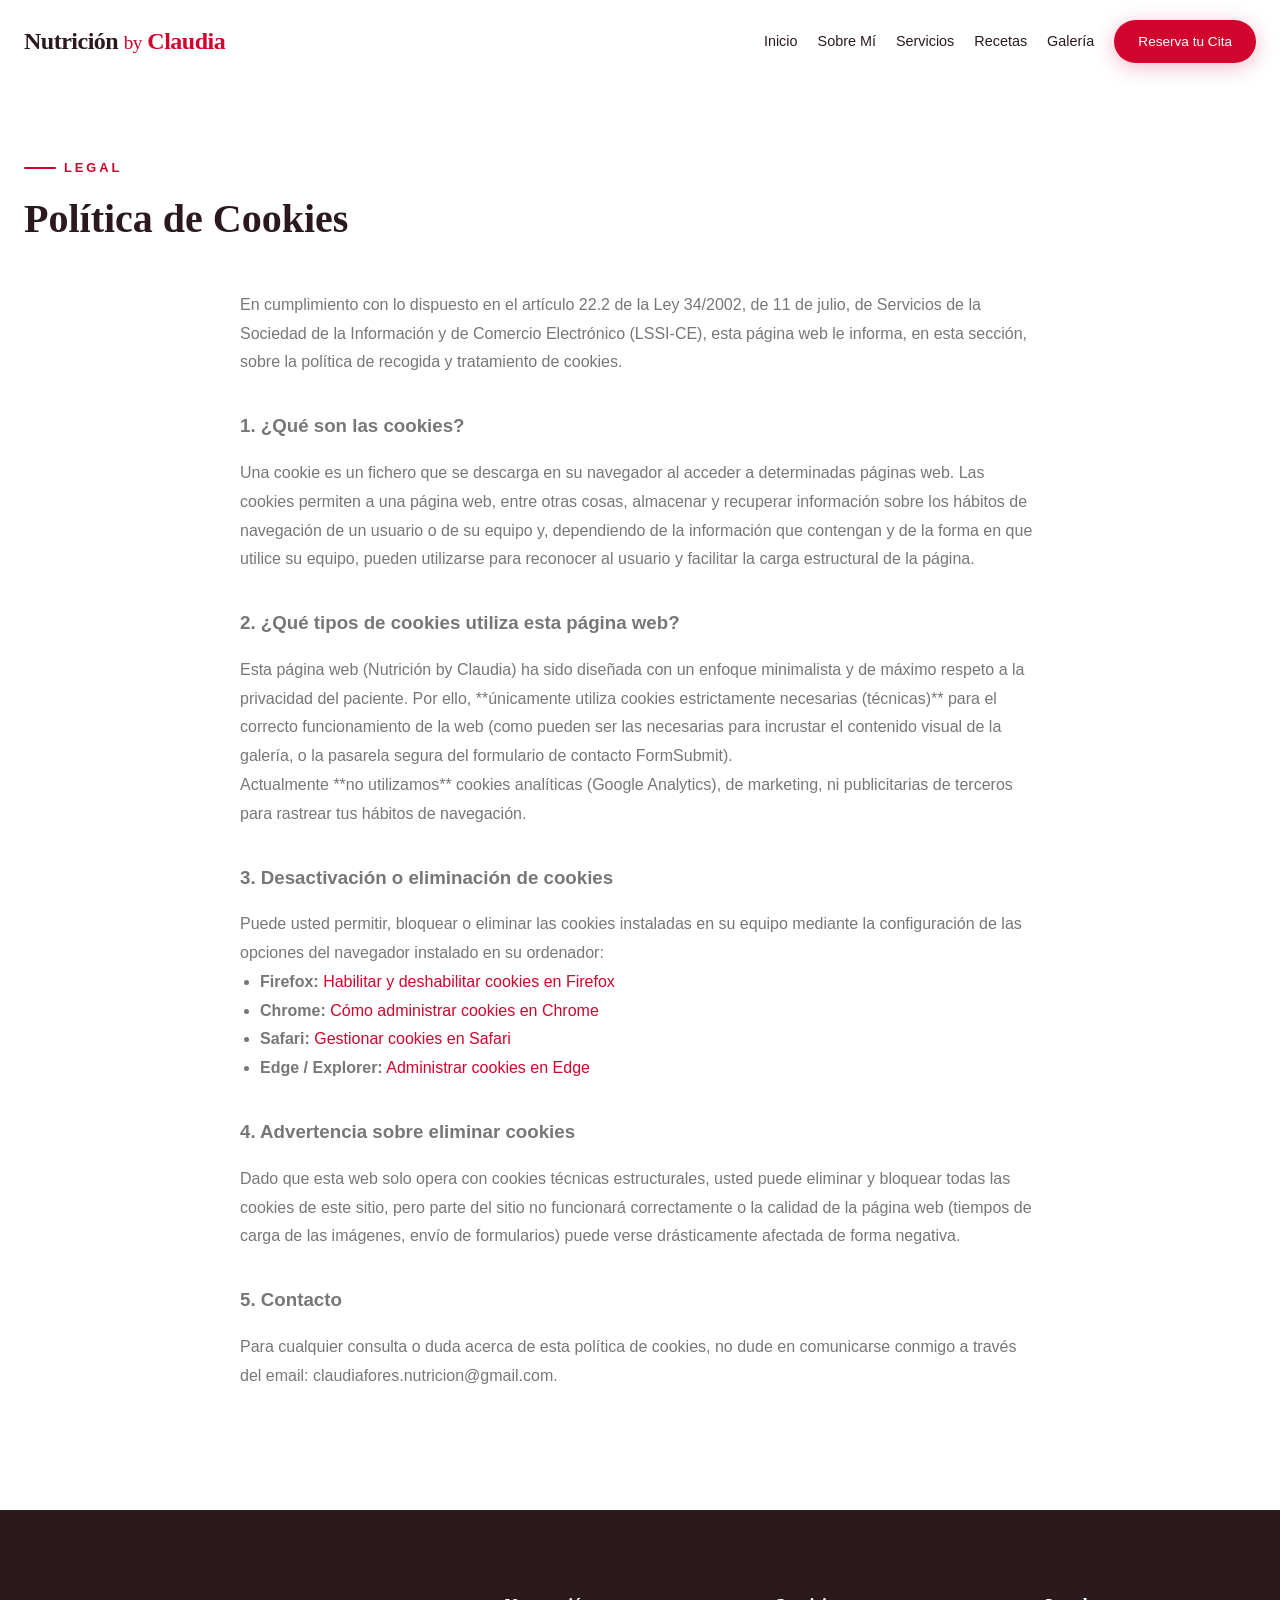
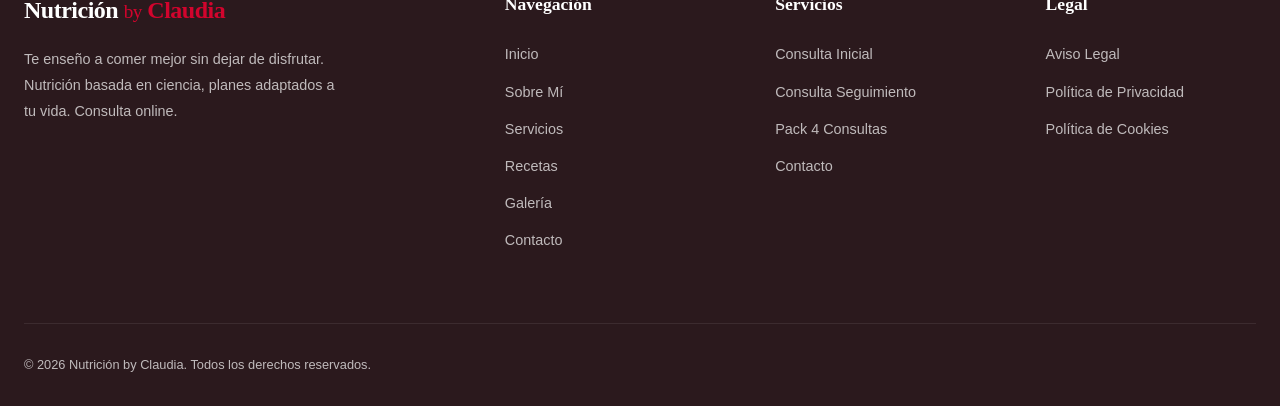
<file: politica-cookies.html>
<!DOCTYPE html>
<html lang="es">

<head>
    <!-- Google tag (gtag.js) -->
    <script async src="https://www.googletagmanager.com/gtag/js?id=G-HJ1XLX9EPL"></script>
    <script>
      window.dataLayer = window.dataLayer || [];
      function gtag(){dataLayer.push(arguments);}
      gtag('js', new Date());
      gtag('config', 'G-HJ1XLX9EPL');
    </script>
    <meta charset="UTF-8">
    <meta name="viewport" content="width=device-width, initial-scale=1.0">
    <title>Política de Cookies — Nutrición by Claudia</title>
    <meta name="description" content="Política de cookies de Nutrición by Claudia. Uso de cookies en la web e información según normativa (AEPD).">
    <link rel="stylesheet" href="styles.css">
    <link rel="icon"
        href="data:image/svg+xml,<svg xmlns='http://www.w3.org/2000/svg' viewBox='0 0 100 100'><text y='.9em' font-size='90'>🍒</text></svg>">
</head>

<body>

    <!-- ========== NAVIGATION ========== -->
    <nav class="navbar" id="navbar">
        <div class="container">
            <a href="index.html#inicio" class="nav-logo">
                Nutrición <span class="by">by</span> <span>Claudia</span>
            </a>
            <div class="nav-links" id="navLinks">
                <a href="index.html#inicio">Inicio</a>
                <a href="index.html#sobre-mi">Sobre Mí</a>
                <a href="index.html#servicios">Servicios</a>
                <a href="index.html#recetas">Recetas</a>
                <a href="index.html#galeria">Galería</a>
                <a href="index.html#contacto" class="btn btn-primary">Reserva tu Cita</a>
            </div>
            <button class="nav-toggle" id="navToggle" aria-label="Menú de navegación">
                <span></span><span></span><span></span>
            </button>
        </div>
        <div class="nav-overlay" id="navOverlay"></div>
    </nav>

    <!-- ========== COOKIES CONTENT ========== -->
    <section class="section" style="padding-top: 150px; min-height: 70vh;">
        <div class="container">
            <div class="services-header" style="text-align: left; margin-bottom: 3rem;">
                <span class="section-label reveal">Legal</span>
                <h1 class="section-title reveal reveal-delay-1" style="font-size: 2.5rem;">Política de Cookies</h1>
            </div>

            <div class="legal-text reveal reveal-delay-2"
                style="max-width: 800px; margin: 0 auto; line-height: 1.8; color: var(--text-muted);">
                <p>En cumplimiento con lo dispuesto en el artículo 22.2 de la Ley 34/2002, de 11 de julio, de Servicios
                    de la Sociedad de la Información y de Comercio Electrónico (LSSI-CE), esta página web le informa, en
                    esta sección, sobre la política de recogida y tratamiento de cookies.</p>

                <h3 style="color: var(--text); margin-top: 2rem; margin-bottom: 1rem;">1. ¿Qué son las cookies?</h3>
                <p>Una cookie es un fichero que se descarga en su navegador al acceder a determinadas páginas web. Las
                    cookies permiten a una página web, entre otras cosas, almacenar y recuperar información sobre los
                    hábitos de navegación de un usuario o de su equipo y, dependiendo de la información que contengan y
                    de la forma en que utilice su equipo, pueden utilizarse para reconocer al usuario y facilitar la
                    carga estructural de la página.</p>

                <h3 style="color: var(--text); margin-top: 2rem; margin-bottom: 1rem;">2. ¿Qué tipos de cookies utiliza
                    esta página web?</h3>
                <p>Esta página web (Nutrición by Claudia) ha sido diseñada con un enfoque minimalista y de máximo
                    respeto a la privacidad del paciente. Por ello, **únicamente utiliza cookies estrictamente
                    necesarias (técnicas)** para el correcto funcionamiento de la web (como pueden ser las necesarias
                    para incrustar el contenido visual de la galería, o la pasarela segura del formulario de contacto
                    FormSubmit).</p>
                <p>Actualmente **no utilizamos** cookies analíticas (Google Analytics), de marketing, ni publicitarias
                    de terceros para rastrear tus hábitos de navegación.</p>

                <h3 style="color: var(--text); margin-top: 2rem; margin-bottom: 1rem;">3. Desactivación o eliminación de
                    cookies</h3>
                <p>Puede usted permitir, bloquear o eliminar las cookies instaladas en su equipo mediante la
                    configuración de las opciones del navegador instalado en su ordenador:</p>
                <ul style="list-style-type: disc; margin-left: 20px;">
                    <li><strong>Firefox:</strong> <a
                            href="http://support.mozilla.org/es/kb/habilitar-y-deshabilitar-cookies-que-los-sitios-we"
                            target="_blank" style="color: var(--cherry);">Habilitar y deshabilitar cookies en
                            Firefox</a></li>
                    <li><strong>Chrome:</strong> <a
                            href="http://support.google.com/chrome/bin/answer.py?hl=es&answer=95647" target="_blank"
                            style="color: var(--cherry);">Cómo administrar cookies en Chrome</a></li>
                    <li><strong>Safari:</strong> <a href="http://support.apple.com/kb/ph5042" target="_blank"
                            style="color: var(--cherry);">Gestionar cookies en Safari</a></li>
                    <li><strong>Edge / Explorer:</strong> <a
                            href="http://windows.microsoft.com/es-es/windows7/how-to-manage-cookies-in-internet-explorer-9"
                            target="_blank" style="color: var(--cherry);">Administrar cookies en Edge</a></li>
                </ul>

                <h3 style="color: var(--text); margin-top: 2rem; margin-bottom: 1rem;">4. Advertencia sobre eliminar
                    cookies</h3>
                <p>Dado que esta web solo opera con cookies técnicas estructurales, usted puede eliminar y bloquear
                    todas las cookies de este sitio, pero parte del sitio no funcionará correctamente o la calidad de la
                    página web (tiempos de carga de las imágenes, envío de formularios) puede verse drásticamente
                    afectada de forma negativa.</p>

                <h3 style="color: var(--text); margin-top: 2rem; margin-bottom: 1rem;">5. Contacto</h3>
                <p>Para cualquier consulta o duda acerca de esta política de cookies, no dude en comunicarse conmigo a
                    través del email: claudiafores.nutricion@gmail.com.</p>
            </div>
        </div>
    </section>

    <!-- ========== FOOTER ========== -->
    <footer class="footer">
        <div class="container">
            <div class="footer-content">
                <div class="footer-brand">
                    <a href="index.html#inicio" class="nav-logo">
                        Nutrición <span class="by">by</span> <span>Claudia</span>
                    </a>
                    <p>Te enseño a comer mejor sin dejar de disfrutar. Nutrición basada en ciencia, planes adaptados a
                        tu vida. Consulta online.</p>
                </div>
                <div class="footer-column">
                    <h4>Navegación</h4>
                    <ul>
                        <li><a href="index.html#inicio">Inicio</a></li>
                        <li><a href="index.html#sobre-mi">Sobre Mí</a></li>
                        <li><a href="index.html#servicios">Servicios</a></li>
                        <li><a href="index.html#recetas">Recetas</a></li>
                        <li><a href="index.html#galeria">Galería</a></li>
                        <li><a href="index.html#contacto">Contacto</a></li>
                    </ul>
                </div>
                <div class="footer-column">
                    <h4>Servicios</h4>
                    <ul>
                        <li><a href="consulta-inicial.html">Consulta Inicial</a></li>
                        <li><a href="consulta-seguimiento.html">Consulta Seguimiento</a></li>
                        <li><a href="pack-4-consultas.html">Pack 4 Consultas</a></li>
                        <li><a href="index.html#contacto">Contacto</a></li>
                    </ul>
                </div>
                <div class="footer-column">
                    <h4>Legal</h4>
                    <ul>
                        <li><a href="aviso-legal.html">Aviso Legal</a></li>
                        <li><a href="politica-privacidad.html">Política de Privacidad</a></li>
                        <li><a href="politica-cookies.html">Política de Cookies</a></li>
                    </ul>
                </div>
            </div>
            <div class="footer-bottom">
                <p>© 2026 Nutrición by Claudia. Todos los derechos reservados.</p>
            </div>
        </div>
    </footer>

    <script>
        document.addEventListener('DOMContentLoaded', () => {
            const navToggle = document.getElementById('navToggle');
            const navLinks = document.getElementById('navLinks');
            const navOverlay = document.getElementById('navOverlay');
            const navbar = document.getElementById('navbar');

            function toggleMenu() {
                navToggle.classList.toggle('active');
                navLinks.classList.toggle('active');
                navOverlay.classList.toggle('active');
                document.body.style.overflow = navLinks.classList.contains('active') ? 'hidden' : '';
            }

            navToggle.addEventListener('click', toggleMenu);
            navOverlay.addEventListener('click', toggleMenu);

            navLinks.querySelectorAll('a').forEach(link => {
                link.addEventListener('click', () => {
                    if (navLinks.classList.contains('active')) toggleMenu();
                });
            });

            window.addEventListener('scroll', () => {
                if (window.scrollY > 50) {
                    navbar.classList.add('scrolled');
                } else {
                    navbar.classList.remove('scrolled');
                }
            });

            const reveals = document.querySelectorAll('.reveal');
            setTimeout(() => {
                reveals.forEach(r => r.classList.add('visible'));
            }, 100);
        });
    </script>
</body>

</html>
</file>
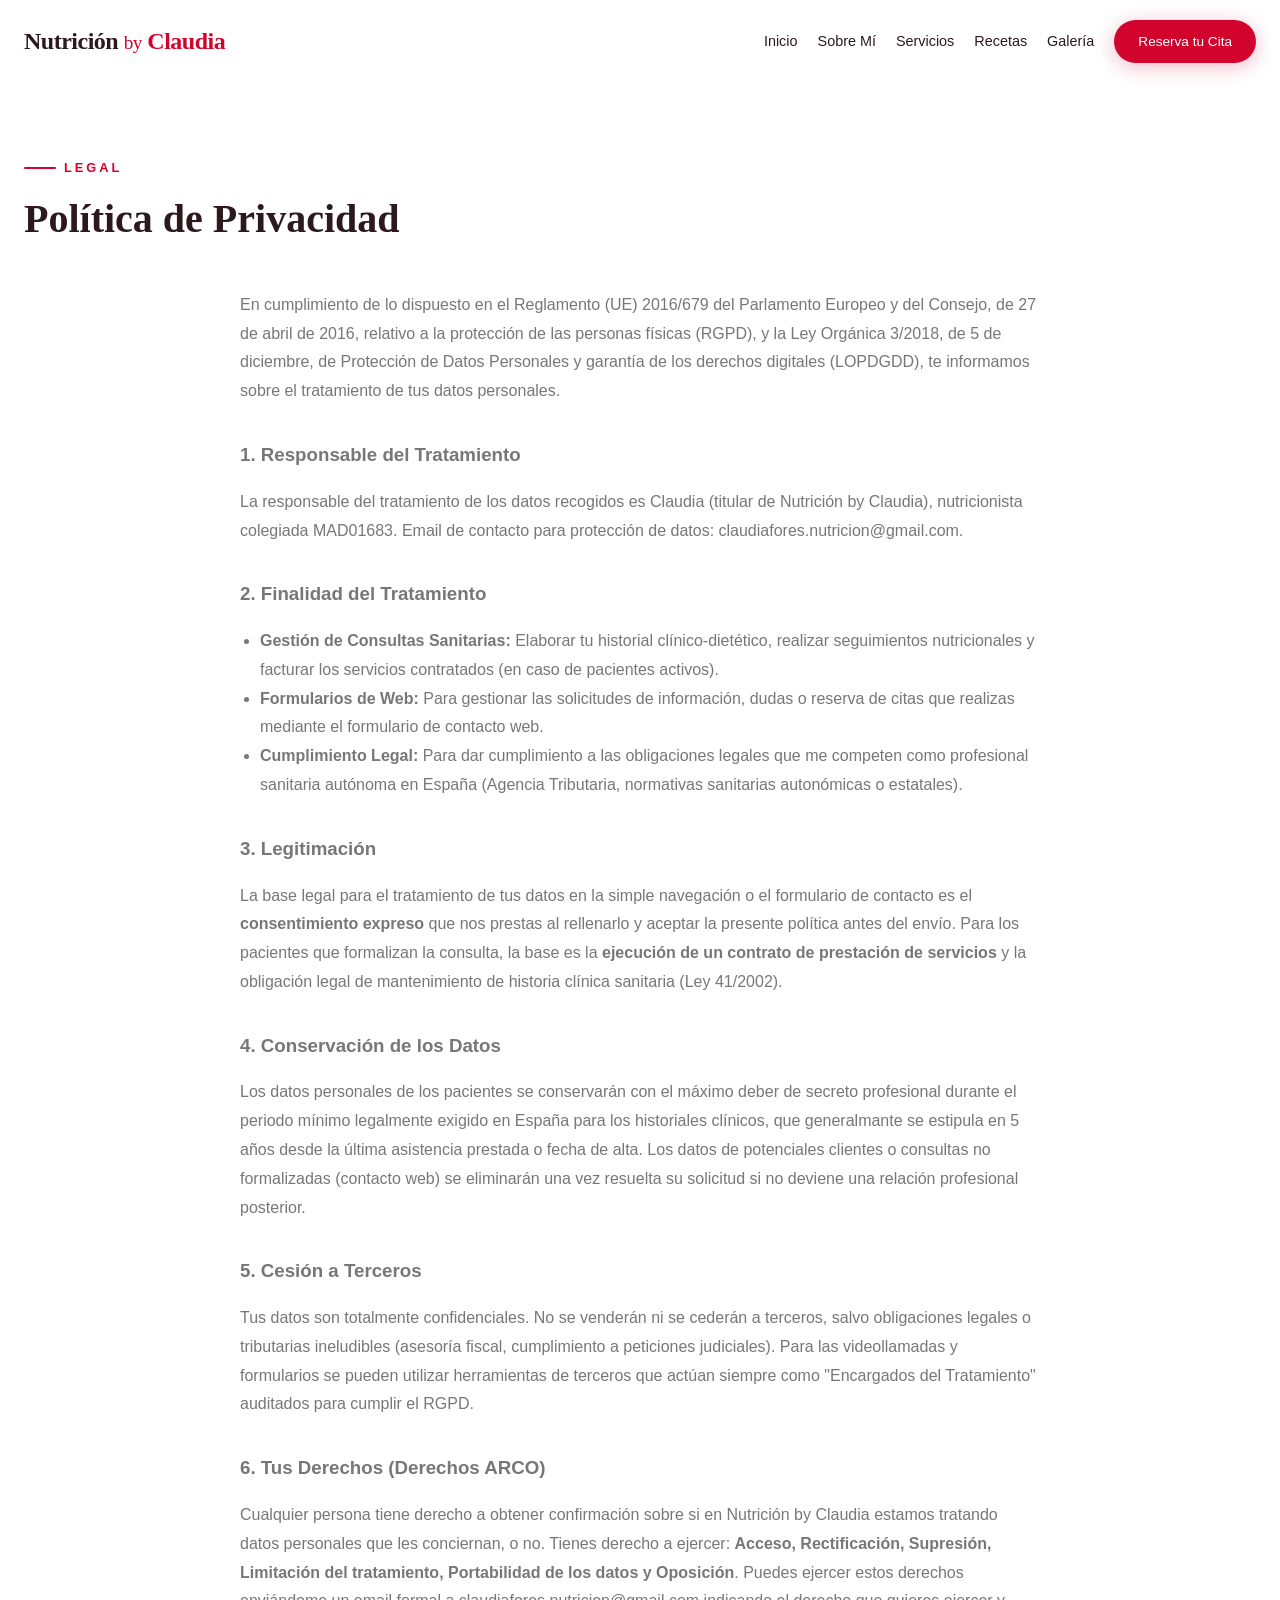
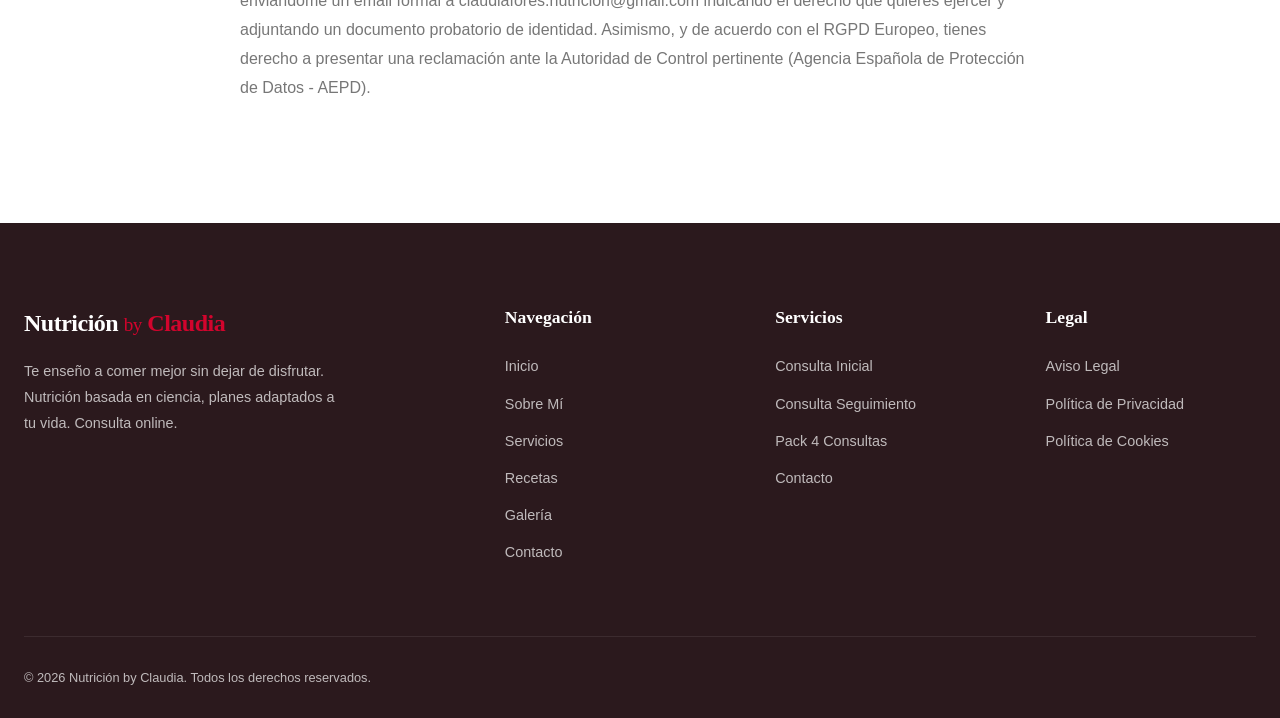
<file: politica-privacidad.html>
<!DOCTYPE html>
<html lang="es">

<head>
    <!-- Google tag (gtag.js) -->
    <script async src="https://www.googletagmanager.com/gtag/js?id=G-HJ1XLX9EPL"></script>
    <script>
      window.dataLayer = window.dataLayer || [];
      function gtag(){dataLayer.push(arguments);}
      gtag('js', new Date());
      gtag('config', 'G-HJ1XLX9EPL');
    </script>
    <meta charset="UTF-8">
    <meta name="viewport" content="width=device-width, initial-scale=1.0">
    <title>Política de Privacidad — Nutrición by Claudia</title>
    <meta name="description" content="Política de privacidad y protección de datos (RGPD) de Nutrición by Claudia. Cómo tratamos tus datos personales.">
    <link rel="stylesheet" href="styles.css">
    <link rel="icon"
        href="data:image/svg+xml,<svg xmlns='http://www.w3.org/2000/svg' viewBox='0 0 100 100'><text y='.9em' font-size='90'>🍒</text></svg>">
</head>

<body>

    <!-- ========== NAVIGATION ========== -->
    <nav class="navbar" id="navbar">
        <div class="container">
            <a href="index.html#inicio" class="nav-logo">
                Nutrición <span class="by">by</span> <span>Claudia</span>
            </a>
            <div class="nav-links" id="navLinks">
                <a href="index.html#inicio">Inicio</a>
                <a href="index.html#sobre-mi">Sobre Mí</a>
                <a href="index.html#servicios">Servicios</a>
                <a href="index.html#recetas">Recetas</a>
                <a href="index.html#galeria">Galería</a>
                <a href="index.html#contacto" class="btn btn-primary">Reserva tu Cita</a>
            </div>
            <button class="nav-toggle" id="navToggle" aria-label="Menú de navegación">
                <span></span><span></span><span></span>
            </button>
        </div>
        <div class="nav-overlay" id="navOverlay"></div>
    </nav>

    <!-- ========== PRIVACY CONTENT ========== -->
    <section class="section" style="padding-top: 150px; min-height: 70vh;">
        <div class="container">
            <div class="services-header" style="text-align: left; margin-bottom: 3rem;">
                <span class="section-label reveal">Legal</span>
                <h1 class="section-title reveal reveal-delay-1" style="font-size: 2.5rem;">Política de Privacidad</h1>
            </div>

            <div class="legal-text reveal reveal-delay-2"
                style="max-width: 800px; margin: 0 auto; line-height: 1.8; color: var(--text-muted);">
                <p>En cumplimiento de lo dispuesto en el Reglamento (UE) 2016/679 del Parlamento Europeo y del Consejo,
                    de 27 de abril de 2016, relativo a la protección de las personas físicas (RGPD), y la Ley Orgánica
                    3/2018, de 5 de diciembre, de Protección de Datos Personales y garantía de los derechos digitales
                    (LOPDGDD), te informamos sobre el tratamiento de tus datos personales.</p>

                <h3 style="color: var(--text); margin-top: 2rem; margin-bottom: 1rem;">1. Responsable del Tratamiento
                </h3>
                <p>La responsable del tratamiento de los datos recogidos es Claudia (titular de Nutrición by Claudia),
                    nutricionista colegiada MAD01683. Email de contacto para protección de datos:
                    claudiafores.nutricion@gmail.com.</p>

                <h3 style="color: var(--text); margin-top: 2rem; margin-bottom: 1rem;">2. Finalidad del Tratamiento</h3>
                <ul style="list-style-type: disc; margin-left: 20px;">
                    <li><strong>Gestión de Consultas Sanitarias:</strong> Elaborar tu historial clínico-dietético,
                        realizar seguimientos nutricionales y facturar los servicios contratados (en caso de pacientes
                        activos).</li>
                    <li><strong>Formularios de Web:</strong> Para gestionar las solicitudes de información, dudas o
                        reserva de citas que realizas mediante el formulario de contacto web.</li>
                    <li><strong>Cumplimiento Legal:</strong> Para dar cumplimiento a las obligaciones legales que me
                        competen como profesional sanitaria autónoma en España (Agencia Tributaria, normativas
                        sanitarias autonómicas o estatales).</li>
                </ul>

                <h3 style="color: var(--text); margin-top: 2rem; margin-bottom: 1rem;">3. Legitimación</h3>
                <p>La base legal para el tratamiento de tus datos en la simple navegación o el formulario de contacto es
                    el <strong>consentimiento expreso</strong> que nos prestas al rellenarlo y aceptar la presente
                    política antes del envío. Para los pacientes que formalizan la consulta, la base es la
                    <strong>ejecución de un contrato de prestación de servicios</strong> y la obligación legal de
                    mantenimiento de historia clínica sanitaria (Ley 41/2002).
                </p>

                <h3 style="color: var(--text); margin-top: 2rem; margin-bottom: 1rem;">4. Conservación de los Datos</h3>
                <p>Los datos personales de los pacientes se conservarán con el máximo deber de secreto profesional
                    durante el periodo mínimo legalmente exigido en España para los historiales clínicos, que
                    generalmante se estipula en 5 años desde la última asistencia prestada o fecha de alta. Los datos de
                    potenciales clientes o consultas no formalizadas (contacto web) se eliminarán una vez resuelta su
                    solicitud si no deviene una relación profesional posterior.</p>

                <h3 style="color: var(--text); margin-top: 2rem; margin-bottom: 1rem;">5. Cesión a Terceros</h3>
                <p>Tus datos son totalmente confidenciales. No se venderán ni se cederán a terceros, salvo obligaciones
                    legales o tributarias ineludibles (asesoría fiscal, cumplimiento a peticiones judiciales). Para las
                    videollamadas y formularios se pueden utilizar herramientas de terceros que actúan siempre como
                    "Encargados del Tratamiento" auditados para cumplir el RGPD.</p>

                <h3 style="color: var(--text); margin-top: 2rem; margin-bottom: 1rem;">6. Tus Derechos (Derechos ARCO)
                </h3>
                <p>Cualquier persona tiene derecho a obtener confirmación sobre si en Nutrición by Claudia estamos
                    tratando datos personales que les conciernan, o no. Tienes derecho a ejercer: <strong>Acceso,
                        Rectificación, Supresión, Limitación del tratamiento, Portabilidad de los datos y
                        Oposición</strong>. Puedes ejercer estos derechos enviándome un email formal a
                    claudiafores.nutricion@gmail.com indicando el derecho que quieres ejercer y adjuntando un documento
                    probatorio de identidad. Asimismo, y de acuerdo con el RGPD Europeo, tienes derecho a presentar una
                    reclamación ante la Autoridad de Control pertinente (Agencia Española de Protección de Datos -
                    AEPD).</p>
            </div>
        </div>
    </section>

    <!-- ========== FOOTER ========== -->
    <footer class="footer">
        <div class="container">
            <div class="footer-content">
                <div class="footer-brand">
                    <a href="index.html#inicio" class="nav-logo">
                        Nutrición <span class="by">by</span> <span>Claudia</span>
                    </a>
                    <p>Te enseño a comer mejor sin dejar de disfrutar. Nutrición basada en ciencia, planes adaptados a
                        tu vida. Consulta online.</p>
                </div>
                <div class="footer-column">
                    <h4>Navegación</h4>
                    <ul>
                        <li><a href="index.html#inicio">Inicio</a></li>
                        <li><a href="index.html#sobre-mi">Sobre Mí</a></li>
                        <li><a href="index.html#servicios">Servicios</a></li>
                        <li><a href="index.html#recetas">Recetas</a></li>
                        <li><a href="index.html#galeria">Galería</a></li>
                        <li><a href="index.html#contacto">Contacto</a></li>
                    </ul>
                </div>
                <div class="footer-column">
                    <h4>Servicios</h4>
                    <ul>
                        <li><a href="consulta-inicial.html">Consulta Inicial</a></li>
                        <li><a href="consulta-seguimiento.html">Consulta Seguimiento</a></li>
                        <li><a href="pack-4-consultas.html">Pack 4 Consultas</a></li>
                        <li><a href="index.html#contacto">Contacto</a></li>
                    </ul>
                </div>
                <div class="footer-column">
                    <h4>Legal</h4>
                    <ul>
                        <li><a href="aviso-legal.html">Aviso Legal</a></li>
                        <li><a href="politica-privacidad.html">Política de Privacidad</a></li>
                        <li><a href="politica-cookies.html">Política de Cookies</a></li>
                    </ul>
                </div>
            </div>
            <div class="footer-bottom">
                <p>© 2026 Nutrición by Claudia. Todos los derechos reservados.</p>
            </div>
        </div>
    </footer>

    <script>
        document.addEventListener('DOMContentLoaded', () => {
            const navToggle = document.getElementById('navToggle');
            const navLinks = document.getElementById('navLinks');
            const navOverlay = document.getElementById('navOverlay');
            const navbar = document.getElementById('navbar');

            function toggleMenu() {
                navToggle.classList.toggle('active');
                navLinks.classList.toggle('active');
                navOverlay.classList.toggle('active');
                document.body.style.overflow = navLinks.classList.contains('active') ? 'hidden' : '';
            }

            navToggle.addEventListener('click', toggleMenu);
            navOverlay.addEventListener('click', toggleMenu);

            navLinks.querySelectorAll('a').forEach(link => {
                link.addEventListener('click', () => {
                    if (navLinks.classList.contains('active')) toggleMenu();
                });
            });

            window.addEventListener('scroll', () => {
                if (window.scrollY > 50) {
                    navbar.classList.add('scrolled');
                } else {
                    navbar.classList.remove('scrolled');
                }
            });

            const reveals = document.querySelectorAll('.reveal');
            setTimeout(() => {
                reveals.forEach(r => r.classList.add('visible'));
            }, 100);
        });
    </script>
</body>

</html>
</file>
<file: styles.css>
/* NUTRICIÓN BY CLAUDIA — Design System (fuentes cargadas desde HTML para no bloquear render) */

/* --- CSS Custom Properties --- */
:root {
  /* Colors */
  --white: #FFFFFF;
  --pearl: #FAFAFA;
  --blush: #F8E5E5;
  --rose: #FADCD9;
  --rose-medium: #F0B8B8;
  --cherry: #D2042D;
  --cherry-dark: #A20322;
  --cherry-light: rgba(210, 4, 45, 0.08);
  --text-dark: #2B191D;
  --text-body: #333333;
  --text-muted: #777777;
  --shadow-soft: 0 4px 30px rgba(43, 25, 29, 0.06);
  --shadow-card: 0 8px 40px rgba(43, 25, 29, 0.08);
  --shadow-hover: 0 12px 50px rgba(200, 29, 78, 0.12);

  /* Typography */
  --font-heading: 'Playfair Display', Georgia, serif;
  --font-body: 'Poppins', 'Segoe UI', sans-serif;
  --font-script: 'Alex Brush', cursive;

  /* Spacing */
  --section-pad: 120px;
  --container-width: 1300px;

  /* Transitions */
  --ease: cubic-bezier(0.4, 0, 0.2, 1);
  --transition-fast: 0.25s var(--ease);
  --transition-medium: 0.4s var(--ease);
  --transition-slow: 0.6s var(--ease);

  /* Border Radius */
  --radius-sm: 8px;
  --radius-md: 16px;
  --radius-lg: 24px;
  --radius-xl: 32px;
  --radius-full: 50%;
}

/* --- CSS Reset --- */
*,
*::before,
*::after {
  margin: 0;
  padding: 0;
  box-sizing: border-box;
}

html {
  scroll-behavior: smooth;
  font-size: 16px;
}

body {
  font-family: var(--font-body);
  color: var(--text-body);
  background-color: var(--white);
  line-height: 1.7;
  overflow-x: hidden;
  -webkit-font-smoothing: antialiased;
  -moz-osx-font-smoothing: grayscale;
}

img {
  max-width: 100%;
  height: auto;
  display: block;
}

a {
  text-decoration: none;
  color: inherit;
  transition: color var(--transition-fast);
}

ul,
ol {
  list-style: none;
}

button,
input,
textarea,
select {
  font-family: inherit;
  font-size: inherit;
  border: none;
  outline: none;
}

/* --- Container --- */
.container {
  width: 100%;
  max-width: var(--container-width);
  margin: 0 auto;
  padding: 0 24px;
}

/* --- Section Base --- */
.section {
  padding: var(--section-pad) 0;
  position: relative;
}

.section-label {
  display: inline-flex;
  align-items: center;
  gap: 8px;
  font-family: var(--font-body);
  font-size: 0.8rem;
  font-weight: 600;
  letter-spacing: 3px;
  text-transform: uppercase;
  color: var(--cherry);
  margin-bottom: 16px;
}

.section-label::before {
  content: '';
  display: block;
  width: 32px;
  height: 2px;
  background: var(--cherry);
  border-radius: 2px;
}

.section-title {
  font-family: var(--font-heading);
  font-size: clamp(2rem, 4vw, 3rem);
  font-weight: 600;
  color: var(--text-dark);
  line-height: 1.2;
  margin-bottom: 20px;
}

.section-subtitle {
  font-size: 1.05rem;
  color: var(--text-muted);
  max-width: 600px;
  margin: 0 auto 30px auto;
  line-height: 1.8;
}

/* ========================================
   NAVIGATION
   ======================================== */
.navbar {
  position: fixed;
  top: 0;
  left: 0;
  width: 100%;
  z-index: 1000;
  padding: 20px 0;
  transition: all var(--transition-medium);
}

.navbar.scrolled {
  padding: 12px 0;
  background: rgba(255, 255, 255, 0.85);
  backdrop-filter: blur(20px) saturate(180%);
  -webkit-backdrop-filter: blur(20px) saturate(180%);
  box-shadow: 0 1px 30px rgba(43, 25, 29, 0.06);
}

.navbar .container {
  display: flex;
  align-items: center;
  justify-content: space-between;
}

.nav-logo {
  font-family: var(--font-heading);
  font-size: 1.5rem;
  font-weight: 600;
  color: var(--text-dark);
  letter-spacing: -0.5px;
  position: relative;
}

.nav-logo span {
  color: var(--cherry);
}

.nav-logo .by {
  font-family: var(--font-script);
  font-size: 1.2rem;
  color: var(--cherry);
  font-weight: 400;
}

.nav-links {
  display: flex;
  align-items: center;
  gap: 20px;
}

.nav-links .btn {
  white-space: nowrap;
  color: var(--white) !important;
  padding: 10px 24px;
  font-size: 0.85rem;
  flex-shrink: 0;
}

.nav-links .btn:hover {
  color: var(--white) !important;
}

.nav-links .btn::after {
  display: none !important;
}

.nav-links a {
  font-size: 0.9rem;
  font-weight: 500;
  color: var(--text-dark);
  position: relative;
  padding: 4px 0;
}

.nav-links a::after {
  content: '';
  position: absolute;
  bottom: -2px;
  left: 0;
  width: 0;
  height: 2px;
  background: var(--cherry);
  border-radius: 2px;
  transition: width var(--transition-medium);
}

.nav-links a:hover::after {
  width: 100%;
}

.nav-links a:hover {
  color: var(--cherry);
}

/* CTA Button */
.btn {
  display: inline-flex;
  align-items: center;
  gap: 8px;
  padding: 14px 32px;
  border-radius: var(--radius-xl);
  font-weight: 600;
  font-size: 0.9rem;
  cursor: pointer;
  transition: all var(--transition-fast);
  position: relative;
  overflow: hidden;
}

.btn-primary {
  background: var(--cherry);
  color: var(--white);
  box-shadow: 0 4px 20px rgba(200, 29, 78, 0.3);
}

.btn-primary:hover {
  background: var(--cherry-dark);
  box-shadow: 0 8px 30px rgba(200, 29, 78, 0.4);
  transform: translateY(-2px);
}

.btn-primary:active {
  transform: translateY(0);
}

.btn-outline {
  background: transparent;
  color: var(--cherry);
  border: 2px solid var(--cherry);
}

.btn-outline:hover {
  background: var(--cherry);
  color: var(--white);
  transform: translateY(-2px);
}

.btn-white {
  background: var(--white);
  color: var(--cherry);
  box-shadow: 0 4px 20px rgba(0, 0, 0, 0.1);
}

.btn-white:hover {
  transform: translateY(-2px);
  box-shadow: 0 8px 30px rgba(0, 0, 0, 0.15);
}

/* Mobile Nav Toggle */
.nav-toggle {
  display: none;
  flex-direction: column;
  gap: 5px;
  cursor: pointer;
  padding: 8px;
  z-index: 1001;
  background: none;
}

.nav-toggle span {
  display: block;
  width: 24px;
  height: 2px;
  background: var(--text-dark);
  border-radius: 2px;
  transition: all var(--transition-fast);
}

.nav-toggle.active span:nth-child(1) {
  transform: rotate(45deg) translate(5px, 5px);
}

.nav-toggle.active span:nth-child(2) {
  opacity: 0;
}

.nav-toggle.active span:nth-child(3) {
  transform: rotate(-45deg) translate(5px, -5px);
}

/* ========================================
   HERO
   ======================================== */
.hero {
  position: relative;
  min-height: auto;
  padding-top: 96px;
  padding-bottom: 100px;
  display: flex;
  align-items: center;
  background: linear-gradient(135deg, var(--white) 0%, var(--blush) 50%, var(--rose) 100%);
  overflow: hidden;
}

.hero::before {
  content: '';
  position: absolute;
  top: -150px;
  right: -150px;
  width: 500px;
  height: 500px;
  background: radial-gradient(circle, rgba(200, 29, 78, 0.06) 0%, transparent 70%);
  border-radius: var(--radius-full);
}

.hero::after {
  content: '';
  position: absolute;
  bottom: -100px;
  left: -100px;
  width: 400px;
  height: 400px;
  background: radial-gradient(circle, rgba(248, 229, 229, 0.5) 0%, transparent 70%);
  border-radius: var(--radius-full);
}

.hero .container {
  display: grid;
  grid-template-columns: 1fr 1fr;
  gap: 60px;
  align-items: center;
  position: relative;
  z-index: 1;
}

.hero-content {
  padding: 40px 0;
}

.hero-badge {
  display: inline-flex;
  align-items: center;
  gap: 8px;
  background: rgba(200, 29, 78, 0.08);
  color: var(--cherry);
  padding: 8px 20px;
  border-radius: var(--radius-xl);
  font-size: 0.8rem;
  font-weight: 600;
  margin-bottom: 28px;
  letter-spacing: 0.5px;
}

.hero-badge svg {
  width: 16px;
  height: 16px;
}

.hero-title {
  font-family: var(--font-heading);
  font-size: clamp(2.8rem, 5vw, 4rem);
  font-weight: 700;
  color: var(--text-dark);
  line-height: 1.15;
  margin-bottom: 8px;
}

.hero-title .highlight {
  color: var(--cherry);
  position: relative;
}

.hero-title .highlight::after {
  content: '';
  position: absolute;
  bottom: 2px;
  left: 0;
  width: 100%;
  height: 8px;
  background: rgba(200, 29, 78, 0.12);
  border-radius: 4px;
  z-index: -1;
}

.hero-script {
  font-family: var(--font-script);
  font-size: clamp(1.8rem, 3vw, 2.4rem);
  color: var(--cherry);
  margin-bottom: 24px;
  display: block;
}

.hero-description {
  font-size: 1.1rem;
  color: var(--text-muted);
  line-height: 1.8;
  margin-bottom: 40px;
  max-width: 480px;
}

.hero-buttons {
  display: flex;
  gap: 16px;
  flex-wrap: wrap;
}

.hero-stats {
  display: flex;
  gap: 40px;
  margin-top: 48px;
  padding-top: 32px;
  border-top: 1px solid rgba(43, 25, 29, 0.08);
}

.hero-stat {
  text-align: center;
}

.hero-stat-number {
  font-family: var(--font-heading);
  font-size: 2rem;
  font-weight: 700;
  color: var(--cherry);
  display: block;
}

.hero-stat-label {
  font-size: 0.8rem;
  color: var(--text-muted);
  font-weight: 500;
}

/* Hero Image */
.hero-visual {
  position: relative;
}

.hero-image-wrapper {
  position: relative;
  border-radius: var(--radius-lg);
  overflow: hidden;
  box-shadow: var(--shadow-card);
}

.hero-image-wrapper img {
  width: 100%;
  height: 500px;
  object-fit: cover;
  transition: transform var(--transition-slow);
}

.hero-image-wrapper:hover img {
  transform: scale(1.03);
}

.hero-float-card {
  position: absolute;
  background: var(--white);
  border-radius: var(--radius-md);
  padding: 16px 20px;
  box-shadow: var(--shadow-card);
  display: flex;
  align-items: center;
  gap: 12px;
  animation: float 3s ease-in-out infinite;
}

.hero-float-card.card-1 {
  bottom: -20px;
  left: -20px;
}

.hero-float-card.card-2 {
  top: 30px;
  right: -20px;
  animation-delay: 1.5s;
}

.hero-float-card .icon {
  width: 44px;
  height: 44px;
  border-radius: var(--radius-sm);
  display: flex;
  align-items: center;
  justify-content: center;
  font-size: 1.2rem;
}

.hero-float-card .icon.pink {
  background: var(--blush);
}

.hero-float-card .icon.green {
  background: #E8F5E9;
}

.hero-float-card .text strong {
  display: block;
  font-size: 0.85rem;
  color: var(--text-dark);
}

.hero-float-card .text span {
  font-size: 0.75rem;
  color: var(--text-muted);
}

@keyframes float {

  0%,
  100% {
    transform: translateY(0);
  }

  50% {
    transform: translateY(-10px);
  }
}

/* Authority bar */
.authority-bar {
  background: var(--blush);
  padding: 20px 0;
  text-align: center;
}

.authority-bar p {
  font-size: 0.9rem;
  color: var(--text-dark);
  font-weight: 500;
  letter-spacing: 0.5px;
}

.authority-bar strong {
  color: var(--cherry);
}

/* ========================================
   ABOUT / SOBRE MÍ
   ======================================== */
.about {
  background: var(--white);
}

.about .container {
  display: grid;
  grid-template-columns: 1fr 1fr;
  gap: 80px;
  align-items: center;
}

.about-image-container {
  position: relative;
}

.about-image {
  border-radius: var(--radius-lg);
  overflow: hidden;
  box-shadow: var(--shadow-card);
  position: relative;
}

.about-image img {
  width: 100%;
  height: 550px;
  object-fit: cover;
}

.about-image::after {
  content: '';
  position: absolute;
  bottom: 0;
  left: 0;
  right: 0;
  height: 30%;
  background: linear-gradient(to top, rgba(43, 25, 29, 0.08), transparent);
}

.about-decoration {
  position: absolute;
  width: 200px;
  height: 200px;
  border: 3px solid var(--rose);
  border-radius: var(--radius-lg);
  top: -20px;
  left: -20px;
  z-index: -1;
}

.about-content .section-title {
  margin-bottom: 24px;
}

.about-text {
  font-size: 1rem;
  color: var(--text-body);
  margin-bottom: 16px;
  line-height: 1.9;
}

.about-highlight {
  background: var(--blush);
  border-left: 3px solid var(--cherry);
  padding: 20px 24px;
  border-radius: 0 var(--radius-sm) var(--radius-sm) 0;
  margin: 28px 0;
  font-style: italic;
  color: var(--text-dark);
}

.about-features {
  display: grid;
  grid-template-columns: 1fr 1fr;
  gap: 16px;
  margin-top: 28px;
}

.about-feature {
  display: flex;
  align-items: center;
  gap: 10px;
  font-size: 0.9rem;
  font-weight: 500;
  color: var(--text-dark);
}

.about-feature .check {
  width: 28px;
  height: 28px;
  background: var(--cherry-light);
  color: var(--cherry);
  border-radius: var(--radius-full);
  display: flex;
  align-items: center;
  justify-content: center;
  font-size: 0.8rem;
  flex-shrink: 0;
}

/* ========================================
   SERVICES / SERVICIOS
   ======================================== */
.services {
  background: linear-gradient(180deg, var(--pearl) 0%, var(--blush) 100%);
}

.services-header {
  text-align: center;
  margin-bottom: 64px;
}

.services-header .section-label {
  justify-content: center;
}

.services-header .section-subtitle {
  margin: 0 auto;
}

.services-grid {
  display: grid;
  grid-template-columns: repeat(3, 1fr);
  gap: 32px;
}

.service-card {
  background: var(--white);
  padding: 44px 28px;
  border-radius: var(--radius-lg);
  box-shadow: var(--shadow-soft);
  transition: all var(--transition-medium);
  position: relative;
  overflow: hidden;
  display: flex;
  flex-direction: column;
}

.service-card::before {
  content: '';
  position: absolute;
  top: 0;
  left: 0;
  right: 0;
  height: 4px;
  background: linear-gradient(90deg, var(--cherry), var(--rose-medium));
  transform: scaleX(0);
  transform-origin: left;
  transition: transform var(--transition-medium);
}

.service-card:hover {
  transform: translateY(-8px);
  box-shadow: var(--shadow-hover);
}

.service-card:hover::before {
  transform: scaleX(1);
}

.service-icon {
  width: 64px;
  height: 64px;
  background: var(--blush);
  border-radius: var(--radius-md);
  display: flex;
  align-items: center;
  justify-content: center;
  font-size: 1.6rem;
  margin-bottom: 24px;
  transition: all var(--transition-fast);
}

.service-card:hover .service-icon {
  background: var(--cherry);
  transform: scale(1.05);
}

.service-card:hover .service-icon svg {
  color: var(--white);
}

.service-icon svg {
  width: 28px;
  height: 28px;
  color: var(--cherry);
  transition: color var(--transition-fast);
}

.service-title {
  font-family: var(--font-heading);
  font-size: 1.3rem;
  font-weight: 600;
  color: var(--text-dark);
  margin-bottom: 14px;
}

.service-desc {
  font-size: 0.95rem;
  color: var(--text-muted);
  line-height: 1.7;
  margin-bottom: 20px;
}

.service-features {
  display: flex;
  flex-direction: column;
  gap: 8px;
}

.service-features li {
  font-size: 0.85rem;
  color: var(--text-body);
  display: flex;
  align-items: center;
  gap: 8px;
}

.service-features li::before {
  content: '✓';
  color: var(--cherry);
  font-weight: 700;
  font-size: 0.75rem;
}

.service-price {
  margin-top: auto;
  padding-top: 24px;
  border-top: 1px solid var(--blush);
  display: flex;
  align-items: baseline;
  gap: 4px;
}

.service-price .amount {
  font-family: var(--font-heading);
  font-size: 1.8rem;
  font-weight: 700;
  color: var(--cherry);
}

.service-price .period {
  font-size: 0.85rem;
  color: var(--text-muted);
}

/* ========================================
   INSTAGRAM FEED / CONTENT CREATOR
   ======================================== */
.instagram-feed {
  background: var(--white);
  overflow: hidden;
}

.instagram-header {
  text-align: center;
  margin-bottom: 64px;
}

.instagram-header .section-label {
  justify-content: center;
}

.instagram-header .section-subtitle {
  margin: 0 auto;
}

/* Instagram profile card */
.ig-profile {
  display: flex;
  align-items: center;
  gap: 24px;
  background: linear-gradient(135deg, #833ab4 0%, #fd1d1d 50%, #fcb045 100%);
  padding: 3px;
  border-radius: var(--radius-lg);
  max-width: 600px;
  margin: 0 auto 56px;
}

.ig-profile-inner {
  display: flex;
  align-items: center;
  gap: 20px;
  background: var(--white);
  padding: 20px 28px;
  border-radius: calc(var(--radius-lg) - 2px);
  width: 100%;
}

.ig-avatar {
  width: 64px;
  height: 64px;
  border-radius: var(--radius-full);
  object-fit: cover;
  flex-shrink: 0;
}

.ig-profile-info {
  flex: 1;
}

.ig-handle {
  font-weight: 700;
  font-size: 1rem;
  color: var(--text-dark);
  display: flex;
  align-items: center;
  gap: 6px;
}

.ig-handle .verified {
  width: 16px;
  height: 16px;
  color: #3897f0;
}

.ig-bio {
  font-size: 0.8rem;
  color: var(--text-muted);
  margin-top: 2px;
}

.ig-stats-row {
  display: flex;
  gap: 20px;
  margin-top: 8px;
}

.ig-stats-row span {
  font-size: 0.75rem;
  color: var(--text-muted);
}

.ig-stats-row strong {
  color: var(--text-dark);
}

.ig-follow-btn {
  padding: 8px 24px;
  background: linear-gradient(135deg, #833ab4, #fd1d1d, #fcb045);
  color: var(--white);
  border-radius: var(--radius-sm);
  font-weight: 600;
  font-size: 0.8rem;
  text-decoration: none;
  white-space: nowrap;
  transition: all var(--transition-fast);
  box-shadow: 0 4px 15px rgba(131, 58, 180, 0.3);
}

.ig-follow-btn:hover {
  transform: translateY(-2px);
  box-shadow: 0 6px 20px rgba(131, 58, 180, 0.4);
  color: var(--white);
}

/* Reels grid */
.reels-grid {
  display: grid;
  grid-template-columns: repeat(3, 1fr);
  gap: 32px;
}

.reel-card {
  border-radius: var(--radius-lg);
  overflow: hidden;
  background: var(--pearl);
  box-shadow: var(--shadow-card);
  transition: all var(--transition-medium);
  position: relative;
}

.reel-card:hover {
  transform: translateY(-8px);
  box-shadow: var(--shadow-hover);
}

/* Phone frame wrapper */
.reel-frame {
  position: relative;
  background: #000;
  border-radius: var(--radius-lg);
  overflow: hidden;
  aspect-ratio: 9 / 16;
}

.reel-frame iframe {
  width: 100%;
  height: 100%;
  border: none;
}

.reel-frame .reel-placeholder {
  width: 100%;
  height: 100%;
  object-fit: cover;
  transition: transform var(--transition-slow);
}

.reel-card:hover .reel-placeholder {
  transform: scale(1.05);
}

.reel-overlay {
  position: absolute;
  inset: 0;
  background: linear-gradient(180deg, transparent 50%, rgba(0, 0, 0, 0.6) 100%);
  display: flex;
  flex-direction: column;
  justify-content: flex-end;
  padding: 20px;
  opacity: 0;
  transition: opacity var(--transition-medium);
}

.reel-card:hover .reel-overlay {
  opacity: 1;
}

.reel-play {
  position: absolute;
  top: 50%;
  left: 50%;
  transform: translate(-50%, -50%);
  width: 56px;
  height: 56px;
  background: rgba(255, 255, 255, 0.2);
  backdrop-filter: blur(10px);
  -webkit-backdrop-filter: blur(10px);
  border-radius: var(--radius-full);
  display: flex;
  align-items: center;
  justify-content: center;
  transition: all var(--transition-fast);
}

.reel-play:hover {
  background: rgba(255, 255, 255, 0.35);
  transform: translate(-50%, -50%) scale(1.1);
}

.reel-play svg {
  width: 24px;
  height: 24px;
  color: var(--white);
  margin-left: 3px;
}

.reel-info {
  color: var(--white);
}

.reel-title {
  font-family: var(--font-heading);
  font-size: 1rem;
  font-weight: 600;
  margin-bottom: 4px;
}

.reel-views {
  font-size: 0.75rem;
  opacity: 0.8;
  display: flex;
  align-items: center;
  gap: 4px;
}

.reel-tag {
  position: absolute;
  top: 12px;
  left: 12px;
  padding: 4px 12px;
  border-radius: var(--radius-xl);
  font-size: 0.65rem;
  font-weight: 700;
  text-transform: uppercase;
  letter-spacing: 1px;
  z-index: 2;
}

.reel-tag.recipe {
  background: rgba(200, 29, 78, 0.85);
  color: white;
}

.reel-tag.tip {
  background: rgba(37, 211, 102, 0.85);
  color: white;
}

.reel-tag.vlog {
  background: rgba(56, 151, 240, 0.85);
  color: white;
}

/* Reel Carousel Styles */
.reel-carousel-wrapper {
  position: relative;
  width: 100%;
  max-width: 1080px;
  margin: 48px auto 24px;
  display: flex;
  align-items: center;
}

.reel-carousel-track-container {
  overflow: hidden;
  width: 100%;
  padding: 10px 0;
}

.reel-carousel-track {
  display: flex;
  transition: transform 0.5s ease-in-out;
  list-style: none;
  margin: 0;
  padding: 0;
}

.reel-slide {
  flex: 0 0 33.3333%;
  padding: 0 10px;
  box-sizing: border-box;
  transition: transform 0.4s ease, opacity 0.4s ease;
  opacity: 0.6;
  transform: scale(0.9);
}

@media (max-width: 1024px) {
  .reel-slide {
    flex: 0 0 50%;
  }
}

@media (max-width: 768px) {
  .reel-slide {
    flex: 0 0 100%;
    padding: 0 2px;
  }
}

.reel-slide.center-slide {
  opacity: 1;
  transform: scale(1.05);
  z-index: 2;
}

/* Adjust embed card for carousel */
.reel-slide .ig-embed-card {
  margin: 0;
  height: 100%;
  display: flex;
  justify-content: center;
  box-shadow: var(--shadow-soft);
}

.reel-slide.center-slide .ig-embed-card {
  box-shadow: var(--shadow-hover);
}

.reel-slide .ig-video-player {
  width: 100% !important;
  max-width: 550px !important;
  min-width: 100% !important;
  height: auto !important;
  aspect-ratio: 17 / 30 !important;
  /* Original 340/600 ratio */
  min-height: auto !important;
  max-height: none !important;
  object-fit: cover;
  border-radius: var(--radius-md);
  background-color: #000;
  display: block;
}

/* Carousel Buttons */
.carousel-btn {
  background: var(--white);
  border: none;
  width: 48px;
  height: 48px;
  border-radius: 50%;
  box-shadow: var(--shadow-card);
  cursor: pointer;
  display: flex;
  align-items: center;
  justify-content: center;
  z-index: 10;
  color: var(--cherry);
  transition: all var(--transition-fast);
  flex-shrink: 0;
}

.carousel-btn:hover {
  background: var(--cherry);
  color: var(--white);
  transform: scale(1.1);
}

.carousel-btn svg {
  width: 24px;
  height: 24px;
}

.carousel-btn.prev {
  margin-right: 15px;
}

.carousel-btn.next {
  margin-left: 15px;
}

/* Carousel Indicators */
.carousel-indicators {
  display: flex;
  justify-content: center;
  gap: 8px;
  margin-bottom: 48px;
}

.carousel-dot {
  width: 10px;
  height: 10px;
  border-radius: 50%;
  background: var(--rose-medium);
  border: none;
  cursor: pointer;
  padding: 0;
  transition: all var(--transition-fast);
}

.carousel-dot.active {
  background: var(--cherry);
  transform: scale(1.2);
}

/* Hide specific video player controls but allow basic ones on hover */
.ig-video-player::-webkit-media-controls-panel {
  display: flex !important;
  opacity: 0;
  transition: opacity 0.3s ease;
}

.ig-video-player:hover::-webkit-media-controls-panel {
  opacity: 1;
}

/* Specifically hide the fullscreen/maximize button */
.ig-video-player::-webkit-media-controls-fullscreen-button {
  display: none !important;
}

/* Hide the overflow (three dots) menu */
.ig-video-player::-webkit-media-controls-enclosure {
  overflow: hidden !important;
}

.ig-video-player::-internal-media-controls-overflow-button {
  display: none !important;
}

/* Add similar hiding for picture-in-picture button if needed */
.ig-video-player::-webkit-media-controls-picture-in-picture-button {
  display: none !important;
}

/* CTA to Instagram */
.ig-cta {
  text-align: center;
  margin-top: 24px;
}

.ig-cta-btn {
  display: inline-flex;
  align-items: center;
  gap: 10px;
  padding: 16px 36px;
  background: linear-gradient(135deg, #833ab4, #fd1d1d, #fcb045);
  color: var(--white);
  border-radius: var(--radius-xl);
  font-weight: 600;
  font-size: 0.95rem;
  transition: all var(--transition-fast);
  box-shadow: 0 4px 20px rgba(131, 58, 180, 0.3);
}

.ig-cta-btn:hover {
  transform: translateY(-3px);
  box-shadow: 0 8px 30px rgba(131, 58, 180, 0.45);
  color: var(--white);
}

.ig-cta-btn svg {
  width: 20px;
  height: 20px;
}

/* ========================================
   GALLERY
   ======================================== */
.gallery {
  background: var(--white);
  padding-top: 24px;
}

.gallery-header {
  text-align: center;
  margin-bottom: 40px;
}

.gallery-header .section-label {
  justify-content: center;
}

.gallery-grid {
  display: grid;
  grid-template-columns: repeat(3, 1fr);
  gap: 24px;
}

.gallery-item {
  border-radius: var(--radius-md);
  overflow: hidden;
  box-shadow: var(--shadow-soft);
  position: relative;
  aspect-ratio: 1;
}

.gallery-image-wrapper {
  width: 100%;
  height: 100%;
  position: relative;
}

.gallery-image-wrapper img {
  width: 100%;
  height: 100%;
  object-fit: cover;
  transition: transform 0.6s var(--ease);
}

.gallery-item:hover .gallery-image-wrapper img {
  transform: scale(1.08);
}

/* ========================================
   TESTIMONIALS
   ======================================== */
.testimonials {
  background: linear-gradient(135deg, var(--blush) 0%, var(--rose) 100%);
  position: relative;
  overflow: hidden;
}

.testimonials::before {
  content: '"';
  position: absolute;
  top: 40px;
  left: 60px;
  font-family: var(--font-heading);
  font-size: 20rem;
  color: rgba(200, 29, 78, 0.04);
  line-height: 1;
}

.testimonials-header {
  text-align: center;
  margin-bottom: 64px;
}

.testimonials-header .section-label {
  justify-content: center;
}

.testimonials-grid {
  display: grid;
  grid-template-columns: repeat(3, 1fr);
  gap: 32px;
}

.testimonial-card {
  background: rgba(255, 255, 255, 0.8);
  backdrop-filter: blur(10px);
  -webkit-backdrop-filter: blur(10px);
  border-radius: var(--radius-lg);
  padding: 36px;
  box-shadow: var(--shadow-soft);
  transition: all var(--transition-medium);
  border: 1px solid rgba(255, 255, 255, 0.6);
}

.testimonial-card:hover {
  transform: translateY(-4px);
  box-shadow: var(--shadow-card);
}

.testimonial-stars {
  display: flex;
  gap: 2px;
  margin-bottom: 16px;
  color: #FFB800;
  font-size: 0.9rem;
}

.testimonial-text {
  font-size: 0.95rem;
  line-height: 1.8;
  color: var(--text-body);
  margin-bottom: 24px;
  font-style: italic;
}

.testimonial-author {
  display: flex;
  align-items: center;
  gap: 12px;
}

.testimonial-avatar {
  width: 48px;
  height: 48px;
  border-radius: var(--radius-full);
  background: var(--cherry);
  color: var(--white);
  display: flex;
  align-items: center;
  justify-content: center;
  font-weight: 600;
  font-size: 1rem;
}

.testimonial-info strong {
  display: block;
  font-size: 0.9rem;
  color: var(--text-dark);
}

.testimonial-info span {
  font-size: 0.8rem;
  color: var(--text-muted);
}

/* ========================================
   CONTACT
   ======================================== */
.contact {
  background: var(--white);
}

.contact .container {
  display: grid;
  grid-template-columns: 1fr 1fr;
  gap: 80px;
  align-items: start;
}

.contact-info {
  position: relative;
}

.contact-info .section-subtitle {
  margin-bottom: 36px;
}

.contact-methods {
  display: flex;
  flex-direction: column;
  gap: 24px;
  margin-bottom: 40px;
}

.contact-method {
  display: flex;
  align-items: center;
  gap: 16px;
}

.contact-method-icon {
  width: 52px;
  height: 52px;
  background: var(--blush);
  border-radius: var(--radius-md);
  display: flex;
  align-items: center;
  justify-content: center;
  flex-shrink: 0;
  transition: all var(--transition-fast);
}

.contact-method:hover .contact-method-icon {
  background: var(--cherry);
}

.contact-method-icon svg {
  width: 22px;
  height: 22px;
  color: var(--cherry);
  transition: color var(--transition-fast);
}

.contact-method:hover .contact-method-icon svg {
  color: var(--white);
}

.contact-method-text strong {
  display: block;
  font-size: 0.9rem;
  color: var(--text-dark);
  margin-bottom: 2px;
}

.contact-method-text span {
  font-size: 0.85rem;
  color: var(--text-muted);
}

.contact-whatsapp {
  display: inline-flex;
  align-items: center;
  gap: 10px;
  background: #25D366;
  color: var(--white);
  padding: 14px 32px;
  border-radius: var(--radius-xl);
  font-weight: 600;
  font-size: 0.9rem;
  transition: all var(--transition-fast);
  box-shadow: 0 4px 20px rgba(37, 211, 102, 0.3);
}

.contact-whatsapp:hover {
  background: #1fb855;
  transform: translateY(-2px);
  box-shadow: 0 8px 30px rgba(37, 211, 102, 0.4);
  color: var(--white);
}

.contact-whatsapp svg {
  width: 20px;
  height: 20px;
}

/* Contact Form */
.contact-form-wrapper {
  background: var(--pearl);
  border-radius: var(--radius-lg);
  padding: 48px;
  box-shadow: var(--shadow-soft);
}

.contact-form-wrapper h3 {
  font-family: var(--font-heading);
  font-size: 1.5rem;
  color: var(--text-dark);
  margin-bottom: 8px;
}

.contact-form-wrapper p {
  font-size: 0.9rem;
  color: var(--text-muted);
  margin-bottom: 32px;
}

.form-group {
  margin-bottom: 20px;
}

.form-group label {
  display: block;
  font-size: 0.85rem;
  font-weight: 500;
  color: var(--text-dark);
  margin-bottom: 8px;
}

.form-group input,
.form-group textarea,
.form-group select {
  width: 100%;
  padding: 14px 18px;
  border: 2px solid transparent;
  border-radius: var(--radius-sm);
  background: var(--white);
  color: var(--text-body);
  transition: all var(--transition-fast);
  font-size: 0.95rem;
}

.form-group input:focus,
.form-group textarea:focus,
.form-group select:focus {
  border-color: var(--cherry);
  box-shadow: 0 0 0 4px rgba(200, 29, 78, 0.08);
}

.form-group textarea {
  resize: vertical;
  min-height: 120px;
}

.form-row {
  display: grid;
  grid-template-columns: 1fr 1fr;
  gap: 16px;
}

.form-submit {
  width: 100%;
  justify-content: center;
  margin-top: 8px;
}

/* ========================================
   FOOTER
   ======================================== */
.footer {
  background: var(--text-dark);
  color: rgba(255, 255, 255, 0.7);
  padding: 80px 0 30px;
}

.footer-content {
  display: grid;
  grid-template-columns: 2fr 1fr 1fr 1fr;
  gap: 60px;
  margin-bottom: 60px;
}

.footer-brand .nav-logo {
  color: var(--white);
  margin-bottom: 16px;
  display: inline-block;
}

.footer-brand p {
  font-size: 0.9rem;
  line-height: 1.8;
  margin-bottom: 24px;
  max-width: 320px;
}

.footer-social {
  display: flex;
  gap: 12px;
}

.footer-social a {
  width: 42px;
  height: 42px;
  background: rgba(255, 255, 255, 0.08);
  border-radius: var(--radius-full);
  display: flex;
  align-items: center;
  justify-content: center;
  transition: all var(--transition-fast);
}

.footer-social a:hover {
  background: var(--cherry);
  color: var(--white);
  transform: translateY(-2px);
}

.footer-social a svg {
  width: 18px;
  height: 18px;
}

.footer-column h4 {
  font-family: var(--font-heading);
  font-size: 1.1rem;
  color: var(--white);
  margin-bottom: 20px;
}

.footer-column ul li {
  margin-bottom: 10px;
}

.footer-column ul a {
  font-size: 0.9rem;
  transition: all var(--transition-fast);
}

.footer-column ul a:hover {
  color: var(--cherry);
  padding-left: 4px;
}

.footer-bottom {
  padding-top: 30px;
  border-top: 1px solid rgba(255, 255, 255, 0.08);
  display: flex;
  align-items: center;
  justify-content: space-between;
  font-size: 0.8rem;
}

.footer-bottom a {
  color: var(--cherry);
}

.footer-credential {
  display: flex;
  align-items: center;
  gap: 8px;
  background: rgba(255, 255, 255, 0.05);
  padding: 8px 16px;
  border-radius: var(--radius-xl);
}

/* ========================================
   SCROLL ANIMATIONS
   ======================================== */
.reveal {
  opacity: 0;
  transform: translateY(40px);
  transition: all 0.8s var(--ease);
}

.reveal.visible {
  opacity: 1;
  transform: translateY(0);
}

.reveal-delay-1 {
  transition-delay: 0.1s;
}

.reveal-delay-2 {
  transition-delay: 0.2s;
}

.reveal-delay-3 {
  transition-delay: 0.3s;
}

.reveal-delay-4 {
  transition-delay: 0.4s;
}

/* ========================================
   RESPONSIVE DESIGN
   ======================================== */
@media (max-width: 1024px) {
  :root {
    --section-pad: 80px;
  }

  .hero {
    padding-top: 88px;
    padding-bottom: 60px;
  }

  .hero .container {
    grid-template-columns: 1fr;
    text-align: center;
    gap: 40px;
  }

  .hero-content {
    padding: 20px 0 0;
  }

  .hero-description {
    margin: 0 auto 20px;
  }

  .hero-buttons {
    justify-content: center;
  }

  .hero-stats {
    justify-content: center;
  }

  .hero-visual {
    max-width: 500px;
    margin: 0 auto;
  }

  .about .container {
    grid-template-columns: 1fr;
    gap: 48px;
  }

  .about-image-container {
    max-width: 450px;
    margin: 0 auto;
  }

  .gallery-grid,
  .services-grid,
  .testimonials-grid {
    grid-template-columns: repeat(2, 1fr);
  }

  .reels-grid {
    grid-template-columns: repeat(2, 1fr);
  }

  .ig-embed-row {
    grid-template-columns: repeat(2, 1fr);
  }

  .contact .container {
    grid-template-columns: 1fr;
    gap: 48px;
  }

  .footer-content {
    grid-template-columns: 1fr 1fr;
    gap: 40px;
  }
}

@media (max-width: 768px) {
  :root {
    --section-pad: 56px;
  }

  /* --- Mobile Nav --- */
  .nav-links {
    position: fixed;
    top: 0;
    right: -100%;
    width: 80%;
    max-width: 360px;
    height: 100vh;
    height: 100dvh;
    background: var(--white);
    flex-direction: column;
    justify-content: center;
    gap: 24px;
    padding: 40px;
    box-shadow: -10px 0 40px rgba(0, 0, 0, 0.1);
    transition: right var(--transition-medium);
    z-index: 999;
  }

  .nav-links.open {
    right: 0;
  }

  .nav-links a {
    font-size: 1.05rem;
  }

  .nav-links .btn {
    width: 100%;
    text-align: center;
    justify-content: center;
    padding: 14px 24px;
    font-size: 0.95rem;
  }

  .nav-toggle {
    display: flex;
  }

  .nav-overlay {
    display: none;
    position: fixed;
    top: 0;
    left: 0;
    width: 100%;
    height: 100%;
    background: rgba(0, 0, 0, 0.4);
    z-index: 998;
  }

  .nav-overlay.active {
    display: block;
  }

  /* --- Mobile Hero --- */
  .hero {
    padding-top: 80px;
    padding-bottom: 40px;
  }

  .hero-title {
    font-size: clamp(1.8rem, 7vw, 2.6rem);
  }

  .hero-script {
    font-size: clamp(1.4rem, 5vw, 1.8rem);
  }

  .hero-description {
    font-size: 0.95rem;
    margin-bottom: 28px;
  }

  .hero-stats {
    gap: 20px;
    flex-wrap: wrap;
    justify-content: center;
  }

  .hero-stat-number {
    font-size: 1.6rem;
  }

  .hero-stat-label {
    font-size: 0.7rem;
  }

  .hero-float-card {
    display: none;
  }

  .hero-visual {
    display: none;
  }

  .hero-badge {
    font-size: 0.7rem;
    padding: 6px 14px;
  }

  /* --- Mobile About --- */
  .about-image img {
    height: 350px;
  }

  .about-text {
    font-size: 0.9rem;
  }

  .about-highlight {
    padding: 16px 18px;
    font-size: 0.9rem;
  }

  .about-features {
    grid-template-columns: 1fr;
    gap: 12px;
  }

  .about-feature {
    font-size: 0.85rem;
  }

  /* --- Mobile Section titles --- */
  .section-title {
    font-size: clamp(1.6rem, 5vw, 2.2rem);
  }

  .section-subtitle {
    font-size: 0.9rem;
  }

  .section-label {
    font-size: 0.7rem;
    letter-spacing: 2px;
  }

  /* --- Mobile Services & Gallery --- */

  .gallery-grid,
  .services-grid,
  .testimonials-grid {
    grid-template-columns: 1fr;
  }

  .service-card {
    padding: 32px 24px;
  }

  .service-title {
    font-size: 1.15rem;
  }

  .service-desc {
    font-size: 0.85rem;
  }

  .service-price .amount {
    font-size: 1.5rem;
  }

  /* --- Mobile Instagram --- */
  .reels-grid {
    grid-template-columns: repeat(2, 1fr);
    gap: 16px;
  }

  .ig-embed-row {
    grid-template-columns: 1fr;
    gap: 16px;
  }

  .ig-profile-inner {
    flex-direction: column;
    text-align: center;
    padding: 20px;
    gap: 12px;
  }

  .ig-stats-row {
    justify-content: center;
  }

  .ig-handle {
    justify-content: center;
  }

  /* --- Mobile Testimonials --- */
  .testimonial-card {
    padding: 24px 20px;
  }

  .testimonial-text {
    font-size: 0.85rem;
  }

  /* --- Mobile Contact --- */
  .form-row {
    grid-template-columns: 1fr;
  }

  .contact-form-wrapper {
    padding: 28px 20px;
  }

  .contact-form-wrapper h3 {
    font-size: 1.3rem;
  }

  .contact-method-icon {
    width: 44px;
    height: 44px;
  }

  .contact-whatsapp {
    padding: 12px 24px;
    font-size: 0.85rem;
    width: 100%;
    justify-content: center;
  }

  /* --- Mobile Footer --- */
  .footer-content {
    grid-template-columns: 1fr;
    gap: 28px;
  }

  .footer-bottom {
    flex-direction: column;
    gap: 16px;
    text-align: center;
  }

  .footer-brand p {
    font-size: 0.85rem;
  }

  .footer {
    padding: 48px 0 24px;
  }
}

@media (max-width: 480px) {
  :root {
    --section-pad: 44px;
  }

  .container {
    padding: 0 16px;
  }

  .hero-content {
    padding: 36px 0 0;
  }

  .hero-title {
    font-size: clamp(1.5rem, 8vw, 2rem);
  }

  .hero-script {
    font-size: 1.2rem;
  }

  .hero-buttons {
    flex-direction: column;
    align-items: stretch;
  }

  .btn {
    padding: 12px 24px;
    width: 100%;
    justify-content: center;
    font-size: 0.85rem;
  }

  .hero-image-wrapper img {
    height: 260px;
  }

  .hero-stats {
    gap: 16px;
  }

  .hero-stat-number {
    font-size: 1.3rem;
  }

  .about-image img {
    height: 280px;
  }

  .reels-grid {
    grid-template-columns: 1fr 1fr;
    gap: 12px;
  }

  .reel-tag {
    font-size: 0.55rem;
    padding: 3px 8px;
  }

  .reel-play {
    width: 40px;
    height: 40px;
  }

  .reel-play svg {
    width: 16px;
    height: 16px;
  }

  .ig-cta-btn {
    width: 100%;
    justify-content: center;
    padding: 14px 28px;
    font-size: 0.85rem;
  }

  .authority-bar p {
    font-size: 0.75rem;
  }

  .testimonial-avatar {
    width: 38px;
    height: 38px;
    font-size: 0.8rem;
  }

  .footer-column h4 {
    font-size: 1rem;
  }
}
</file>
